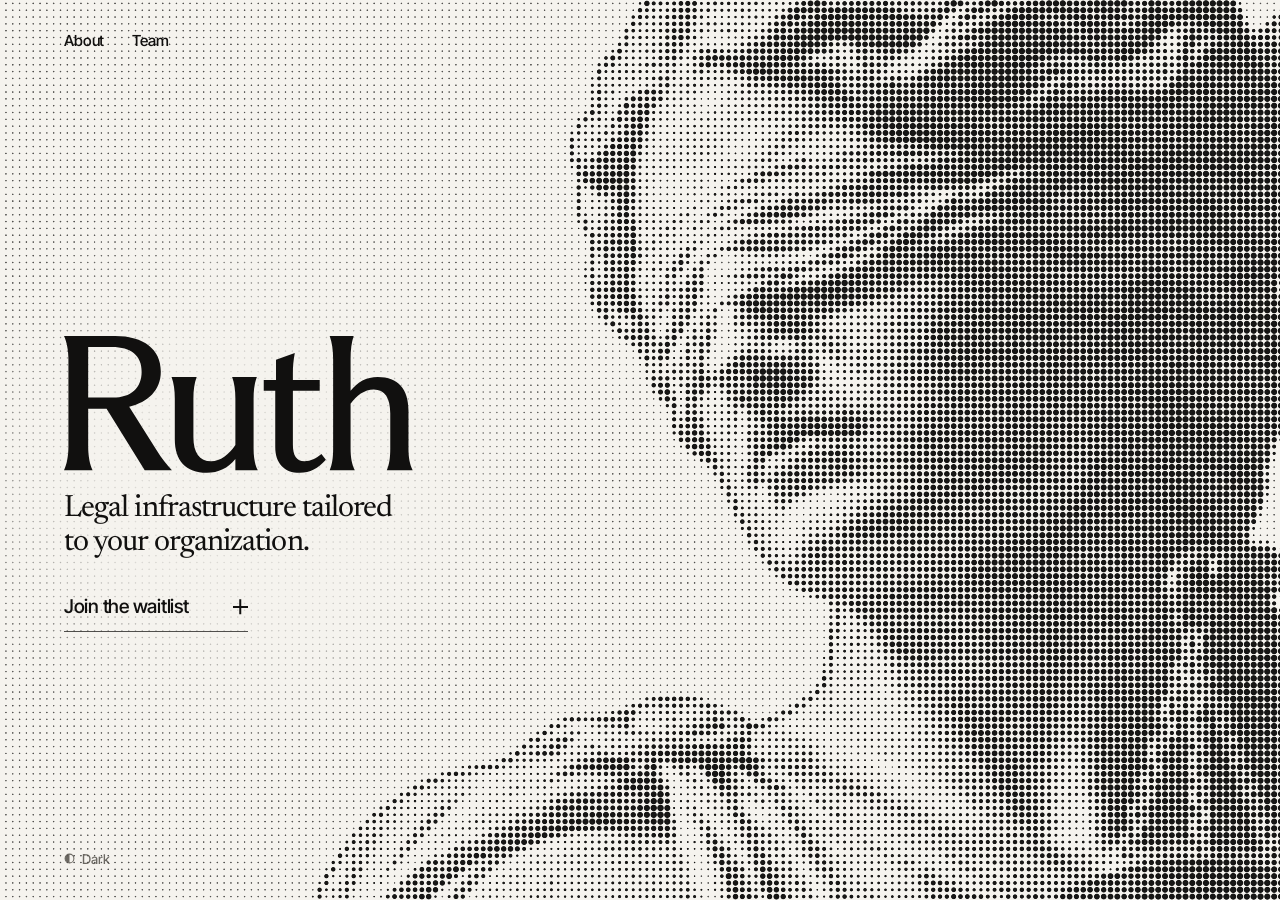
<file: index.html>
<!doctype html>
<html lang="en"><head>
<meta charset="utf-8">
<meta name="viewport" content="width=device-width,initial-scale=1,interactive-widget=resizes-content">
<meta name="color-scheme" content="light dark">
<meta name="theme-color" content="#f5f3ee" media="(prefers-color-scheme: light)">
<meta name="theme-color" content="#000000" media="(prefers-color-scheme: dark)">
<meta name="robots" content="noindex,nofollow">
<meta name="description" content="Legal infrastructure tailored to your organization.">
<link rel="canonical" href="https://ruth.codes/">
<meta property="og:type" content="website">
<meta property="og:site_name" content="Ruth">
<meta property="og:title" content="Ruth · Legal infrastructure">
<meta property="og:description" content="Legal infrastructure tailored to your organization.">
<meta property="og:url" content="https://ruth.codes/">
<meta property="og:image" content="https://ruth.codes/assets/og-ruth.jpg?v=2026-pos1">
<meta property="og:image:width" content="1200">
<meta property="og:image:height" content="630">
<meta name="twitter:card" content="summary_large_image">
<meta name="twitter:title" content="Ruth · Legal infrastructure">
<meta name="twitter:description" content="Legal infrastructure tailored to your organization.">
<meta name="twitter:image" content="https://ruth.codes/assets/og-ruth.jpg?v=2026-pos1">
<title>Ruth · Legal infrastructure</title>
<link rel="icon" href="data:image/svg+xml,%3Csvg xmlns='http://www.w3.org/2000/svg' viewBox='-75 -50 760 800'%3E%3Crect x='-75' y='-50' width='760' height='800' rx='60' fill='%23101010'/%3E%3Cpath fill='%23f2f0eb' fill-rule='evenodd' d='M0 0H267C417 0 505 70 505 185C505 283 439 344 340 369L484 598C508 636 535 673 563 700H421L222 379H126V576C126 627 135 671 149 700H0C14 671 23 627 23 576V124C23 74 14 30 0 0ZM126 58V321H255C350 321 405 272 405 185C405 103 350 58 250 58Z'/%3E%3C/svg%3E">
<link rel="apple-touch-icon" href="/apple-touch-icon.png">
<link rel="preload" as="image" href="/assets/video/gentle-lift-poster.webp?v=8dc1fe6f9c" crossorigin="anonymous" fetchpriority="high">
<link rel="preload" as="font" type="font/woff2" href="/assets/Newsreader-Latin.woff2" crossorigin>
<link rel="preload" as="font" type="font/woff2" href="/assets/InterTight-Latin.woff2" crossorigin>
<link rel="preload" as="fetch" href="/assets/justitia-day-grid.rht?v=2026-ht4" crossorigin="anonymous" media="(prefers-color-scheme: light)">
<link rel="modulepreload" href="/living-video.js?v=2026-htbg1">
<script>(()=>{try{const t=localStorage.getItem('ruth-theme');if(t==='day'||t==='night')document.documentElement.dataset.ruthTheme=t;}catch{}})();</script>
<link rel="stylesheet" href="/ruth-base.css?v=2026-inv1">
<link rel="stylesheet" href="/study-16.css?v=2026-theme1">
<link rel="stylesheet" href="/ruth-theme.css?v=2026-theme1">
<link rel="stylesheet" href="/ruth-desktop.css?v=2026-theme1">
<script type="module" src="/waitlist.js?v=2026-inv1"></script>
<script type="module" src="/study-16-ascii.js?v=2026-nocursor1"></script>
</head><body data-video-webm="/assets/video/gentle-lift.webm" data-video-src="/assets/video/gentle-lift.mp4?v=b24bbf5018" data-video-poster="/assets/video/gentle-lift-poster.webp?v=8dc1fe6f9c" data-video-loop="false" data-design="16" data-study="16" data-video-renderer="ascii" data-effect="ascii-wave" data-animate="true" data-ascii-transition="photo-to-code" data-ascii-cell="5.5" data-ascii-cell-mobile="4.1">
<a class="skip" href="#signup-cta">Skip to waitlist</a>
<div class="top-scrim" aria-hidden="true"></div>
<header class="masthead">
  <nav class="site-nav" aria-label="Site">
    <a href="/about/">About</a>
    <a href="/team/">Team</a>
  </nav>
</header>
<div class="art" aria-hidden="true"><picture><img fetchpriority="high" decoding="async" crossorigin="anonymous" class="photo" src="/assets/video/gentle-lift-poster.webp?v=8dc1fe6f9c" alt="" width="1916" height="1080"></picture><div id="shader"></div><div class="veil"></div></div>
<div class="page">
<main class="hero-lockup">
<a class="ruth-home" href="/" aria-label="Ruth"><svg xmlns="http://www.w3.org/2000/svg" viewBox="0 0 1831 714" aria-hidden="true" focusable="false">
<g fill="currentColor">
<path id="ruth-r" transform="translate(0 0)" fill-rule="evenodd" d="M0 0H267C417 0 505 70 505 185C505 283 439 344 340 369L484 598C508 636 535 673 563 700H421L222 379H126V576C126 627 135 671 149 700H0C14 671 23 627 23 576V124C23 74 14 30 0 0ZM126 58V321H255C350 321 405 272 405 185C405 103 350 58 250 58Z"/>
<path id="ruth-u" transform="translate(561 0)" d="M0 214H131C119 246 114 282 114 327V527C114 609 145 654 207 654C254 654 300 619 333 569V327C333 282 328 246 316 214H445C433 246 428 282 428 327V587C428 635 435 672 450 700H333V642C294 690 245 714 184 714C73 714 17 649 17 540V327C17 282 12 246 0 214Z"/>
<path id="ruth-t" transform="translate(1042 0)" d="M0 230H64V124L162 89C155 127 152 159 152 195V230H292V286H152V566C152 624 171 653 212 653C246 653 273 640 301 616L324 646C283 692 242 714 188 714C107 714 60 664 60 579V286H0Z"/>
<path id="ruth-h" transform="translate(1386 0)" d="M0 0H125C114 33 109 72 109 121V286C146 240 191 214 251 214C358 214 411 279 411 388V587C411 635 418 672 433 700H298C311 672 316 635 316 587V404C316 322 287 279 230 279C182 279 138 311 109 354V587C109 635 116 672 131 700H0C13 672 18 635 18 587V121C18 72 12 33 0 0Z"/>
</g>
</svg></a>
<div class="hero-details">
  <h1><span class="headline-lead">Legal infrastructure tailored</span> <span class="headline-end">to <span class="keep headline-legal">your organization.</span></span></h1>
<div class="waitlist">
  <button type="button" class="join waitlist-close" id="signup-cta" aria-expanded="false" aria-controls="waitlist-panel">
    <span class="join-label">Join the waitlist</span><span class="join-mark" aria-hidden="true"></span>
  </button>
  <section class="waitlist-panel" id="waitlist-panel" aria-labelledby="waitlist-title" inert aria-hidden="true">
    <div class="waitlist-sheet">
      <p class="waitlist-kicker" aria-hidden="true">Early access</p>
      <h2 id="waitlist-title">Join the waitlist</h2>
      <form id="waitlist-form" method="post" action="https://ruth-waitlist-api.waitlist-api.workers.dev/waitlist" novalidate>
        <div class="waitlist-field">
          <label for="waitlist-email">Email address</label>
          <div class="waitlist-entry">
            <input id="waitlist-email" type="email" placeholder="you@example.com" autocomplete="email" autocapitalize="none" spellcheck="false" inputmode="email" enterkeyhint="go" required maxlength="254" aria-describedby="waitlist-email-error waitlist-agreement">
            <button class="waitlist-submit paper-action" type="submit" aria-describedby="waitlist-agreement" aria-keyshortcuts="Meta+Enter Control+Enter"><span class="action-text">Join</span><svg class="action-arrow" viewBox="0 0 18 12" aria-hidden="true" focusable="false"><path d="M1 6h15M11 1l5 5-5 5"/></svg></button>
          </div>
          <p id="waitlist-email-error" class="field-error" role="alert" hidden></p>
        </div>
        <p id="waitlist-agreement">By joining, you agree to receive Ruth launch updates by email.</p>
        <p id="waitlist-privacy"><a href="/privacy/">Privacy notice</a></p>
        <p id="waitlist-request-error" class="field-error" role="alert" hidden></p>
      </form>
      <div class="waitlist-result" hidden>
        <p id="waitlist-status" role="status" aria-live="polite"></p>
        <button type="button" class="waitlist-done paper-action" aria-describedby="waitlist-title waitlist-status">Done<svg class="action-arrow" viewBox="0 0 18 12" aria-hidden="true" focusable="false"><path d="M1 6h15M11 1l5 5-5 5"/></svg></button>
      </div>
    </div>
  </section>
</div>
</div>
</main>
</div>
<noscript><p class="nojs">JavaScript is required to submit the waitlist form. Read <a href="/about/">About</a>, <a href="/team/">Team</a>, or <a href="/privacy/">Privacy</a>.</p></noscript>
</body></html>
</file>
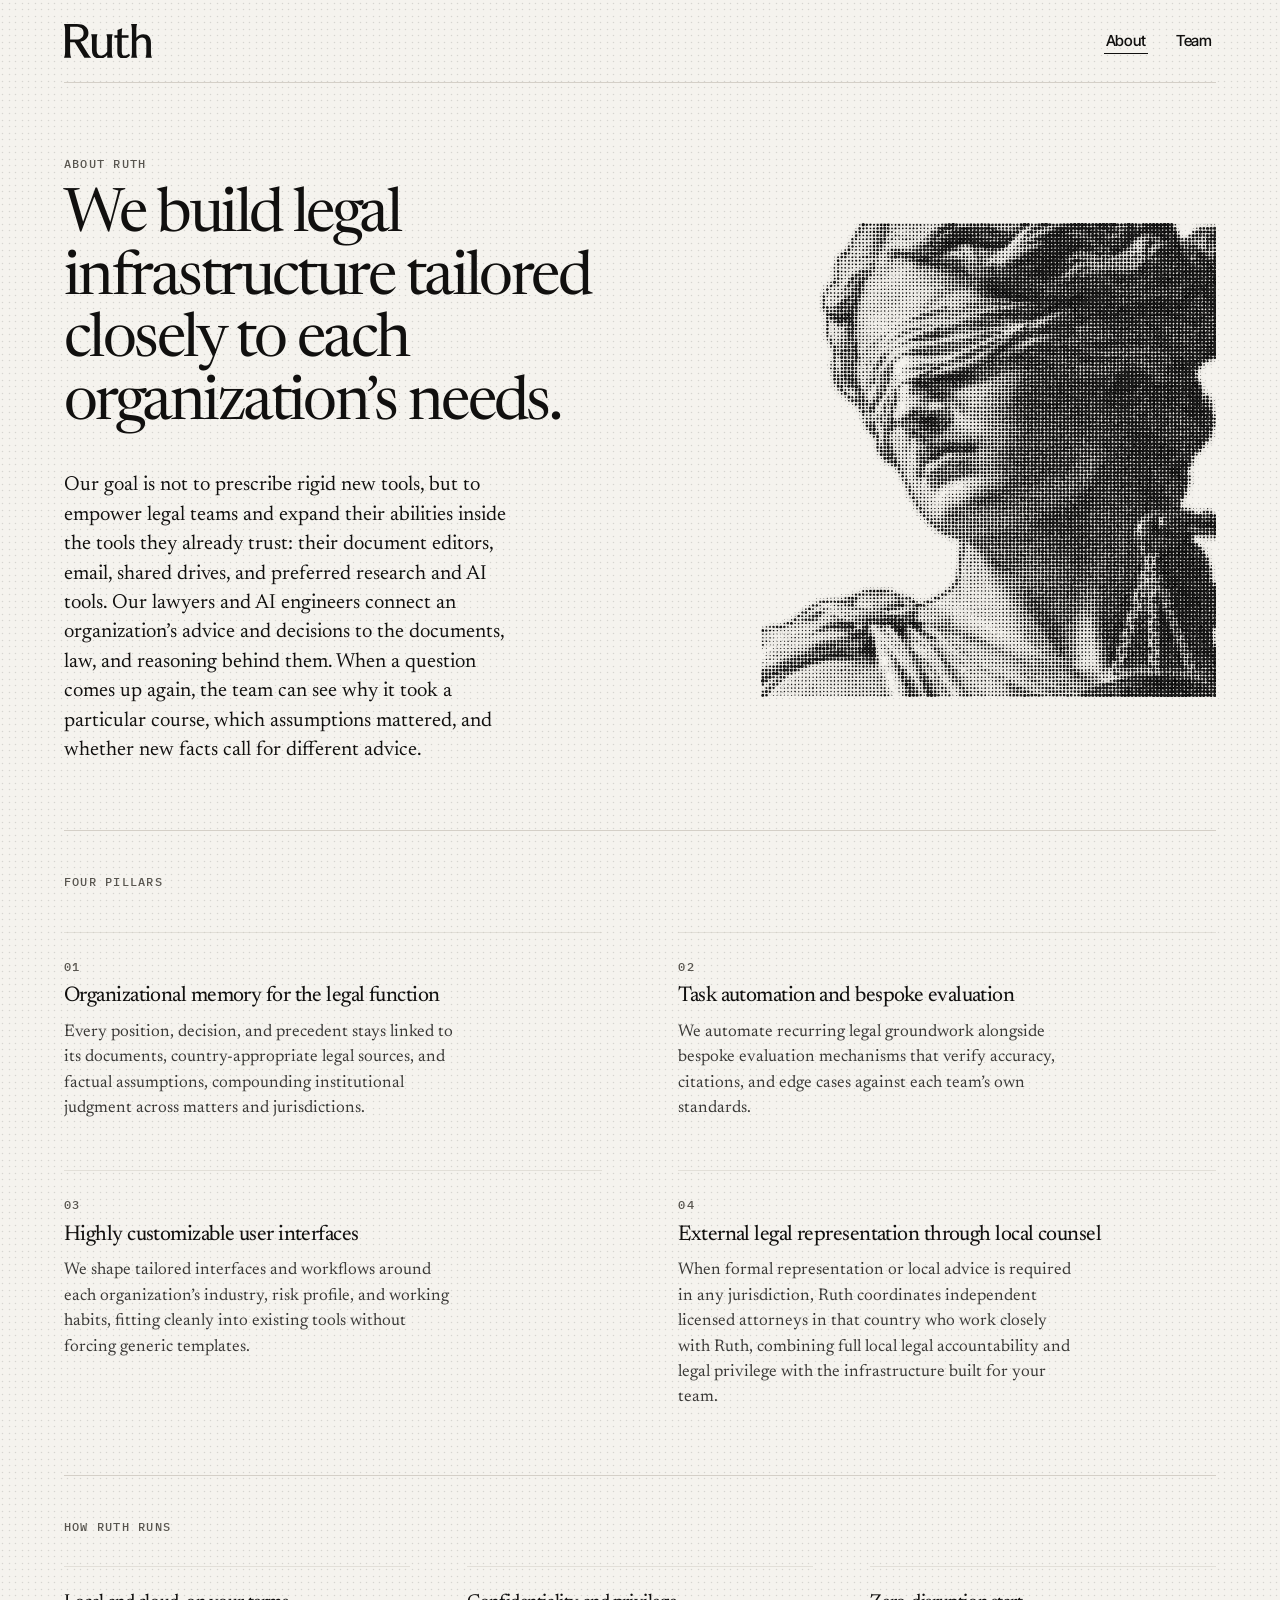
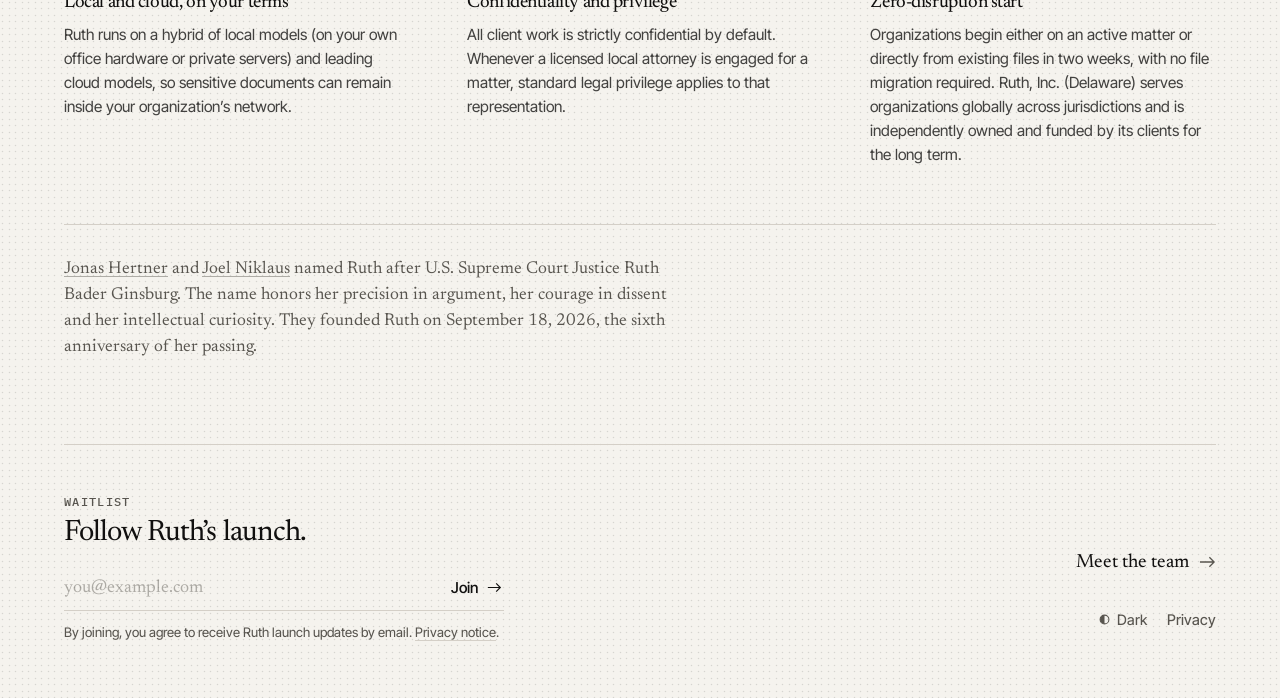
<file: about/index.html>
<!doctype html>
<html lang="en">
<head>
  <meta charset="utf-8">
  <meta name="viewport" content="width=device-width, initial-scale=1">
  <meta name="color-scheme" content="light dark">
  <meta name="theme-color" content="#f5f3ee" media="(prefers-color-scheme: light)">
  <meta name="theme-color" content="#0a0a0a" media="(prefers-color-scheme: dark)">
  <meta name="robots" content="noindex,nofollow">
  <meta name="description" content="We build legal infrastructure tailored closely to each organization’s needs, empowering legal teams across jurisdictions.">
  <link rel="canonical" href="https://ruth.codes/about/">
  <meta property="og:type" content="website">
  <meta property="og:site_name" content="Ruth">
  <meta property="og:title" content="About · Ruth">
  <meta property="og:description" content="We build legal infrastructure tailored closely to each organization’s needs, empowering legal teams across jurisdictions.">
  <meta property="og:url" content="https://ruth.codes/about/">
  <meta property="og:image" content="https://ruth.codes/assets/og-ruth.jpg?v=2026-pos1">
  <meta property="og:image:width" content="1200">
  <meta property="og:image:height" content="630">
  <meta name="twitter:card" content="summary_large_image">
  <meta name="twitter:title" content="About · Ruth">
  <meta name="twitter:description" content="We build legal infrastructure tailored closely to each organization’s needs, empowering legal teams across jurisdictions.">
  <meta name="twitter:image" content="https://ruth.codes/assets/og-ruth.jpg?v=2026-pos1">
  <title>About · Ruth</title>
  <link rel="icon" href="data:image/svg+xml,%3Csvg xmlns='http://www.w3.org/2000/svg' viewBox='-75 -50 760 800'%3E%3Crect x='-75' y='-50' width='760' height='800' rx='60' fill='%23101010'/%3E%3Cpath fill='%23f2f0eb' fill-rule='evenodd' d='M0 0H267C417 0 505 70 505 185C505 283 439 344 340 369L484 598C508 636 535 673 563 700H421L222 379H126V576C126 627 135 671 149 700H0C14 671 23 627 23 576V124C23 74 14 30 0 0ZM126 58V321H255C350 321 405 272 405 185C405 103 350 58 250 58Z'/%3E%3C/svg%3E">
  <link rel="apple-touch-icon" href="/apple-touch-icon.png">
  <link rel="preload" as="font" type="font/woff2" href="/assets/Newsreader-Latin.woff2" crossorigin>
  <link rel="preload" as="font" type="font/woff2" href="/assets/InterTight-Latin.woff2" crossorigin>
  <script>(()=>{try{const t=localStorage.getItem('ruth-theme');if(t==='day'||t==='night')document.documentElement.dataset.ruthTheme=t;}catch{}})();</script>
  <link rel="stylesheet" href="/ruth-base.css?v=2026-inv1">
  <link rel="stylesheet" href="/site-pages.css?v=2026-theme1">
  <script type="module" src="/waitlist.js?v=2026-inv1"></script>
</head>
<body class="reading-page reading-edition">
<a class="skip" href="#main">Skip to content</a>
<header class="masthead">
  <a class="imprint" href="/" aria-label="Ruth"><svg xmlns="http://www.w3.org/2000/svg" viewBox="0 0 1831 714" aria-hidden="true" focusable="false"><g fill="currentColor"><path fill-rule="evenodd" d="M0 0H267C417 0 505 70 505 185C505 283 439 344 340 369L484 598C508 636 535 673 563 700H421L222 379H126V576C126 627 135 671 149 700H0C14 671 23 627 23 576V124C23 74 14 30 0 0ZM126 58V321H255C350 321 405 272 405 185C405 103 350 58 250 58Z"/><path transform="translate(561 0)" d="M0 214H131C119 246 114 282 114 327V527C114 609 145 654 207 654C254 654 300 619 333 569V327C333 282 328 246 316 214H445C433 246 428 282 428 327V587C428 635 435 672 450 700H333V642C294 690 245 714 184 714C73 714 17 649 17 540V327C17 282 12 246 0 214Z"/><path transform="translate(1042 0)" d="M0 230H64V124L162 89C155 127 152 159 152 195V230H292V286H152V566C152 624 171 653 212 653C246 653 273 640 301 616L324 646C283 692 242 714 188 714C107 714 60 664 60 579V286H0Z"/><path transform="translate(1386 0)" d="M0 0H125C114 33 109 72 109 121V286C146 240 191 214 251 214C358 214 411 279 411 388V587C411 635 418 672 433 700H298C311 672 316 635 316 587V404C316 322 287 279 230 279C182 279 138 311 109 354V587C109 635 116 672 131 700H0C13 672 18 635 18 587V121C18 72 12 33 0 0Z"/></g></svg></a>
  <nav class="site-nav" aria-label="Site">
    <a href="/about/" aria-current="page">About</a>
    <a href="/team/">Team</a>
  </nav>
</header>
<main id="main" class="about">
  <div class="about-opening">
    <div class="about-copy">
      <p class="folio">About Ruth</p>
      <h1 class="mission">We build legal infrastructure tailored closely to each organization’s needs.</h1>
      <p class="practice">Our goal is not to prescribe rigid new tools, but to empower legal teams and expand their abilities inside the tools they already trust: their document editors, email, shared drives, and preferred research and AI tools. Our lawyers and AI engineers connect an organization’s advice and decisions to the documents, law, and reasoning behind them. When a question comes up again, the team can see why it took a particular course, which assumptions mattered, and whether new facts call for different advice.</p>
    </div>
    <picture class="about-print">
      <source media="(prefers-color-scheme: dark)" srcset="/assets/about-justitia-night.webp">
      <source media="(prefers-color-scheme: light)" type="image/avif" srcset="/assets/about-justitia-day.avif?v=2026-ht2">
      <img src="/assets/about-justitia-day.webp?v=2026-ht2" width="840" height="874" alt="">
    </picture>
  </div>

  <section class="principles" aria-label="Four pillars">
    <p class="folio principles-kicker">Four pillars</p>
    <div class="principle">
      <span class="principle-num" aria-hidden="true">01</span>
      <h2>Organizational memory for the legal function</h2>
      <p>Every position, decision, and precedent stays linked to its documents, country-appropriate legal sources, and factual assumptions, compounding institutional judgment across matters and jurisdictions.</p>
    </div>
    <div class="principle">
      <span class="principle-num" aria-hidden="true">02</span>
      <h2>Task automation and bespoke evaluation</h2>
      <p>We automate recurring legal groundwork alongside bespoke evaluation mechanisms that verify accuracy, citations, and edge cases against each team’s own standards.</p>
    </div>
    <div class="principle">
      <span class="principle-num" aria-hidden="true">03</span>
      <h2>Highly customizable user interfaces</h2>
      <p>We shape tailored interfaces and workflows around each organization’s industry, risk profile, and working habits, fitting cleanly into existing tools without forcing generic templates.</p>
    </div>
    <div class="principle">
      <span class="principle-num" aria-hidden="true">04</span>
      <h2>External legal representation through local counsel</h2>
      <p>When formal representation or local advice is required in any jurisdiction, Ruth coordinates independent licensed attorneys in that country who work closely with Ruth, combining full local legal accountability and legal privilege with the infrastructure built for your team.</p>
    </div>
  </section>

  <section class="operations" aria-label="How Ruth runs">
    <p class="folio operations-kicker">How Ruth runs</p>
    <div class="op-item">
      <h2>Local and cloud, on your terms</h2>
      <p>Ruth runs on a hybrid of local models (on your own office hardware or private servers) and leading cloud models, so sensitive documents can remain inside your organization’s network.</p>
    </div>
    <div class="op-item">
      <h2>Confidentiality and privilege</h2>
      <p>All client work is strictly confidential by default. Whenever a licensed local attorney is engaged for a matter, standard legal privilege applies to that representation.</p>
    </div>
    <div class="op-item">
      <h2>Zero-disruption start</h2>
      <p>Organizations begin either on an active matter or directly from existing files in two weeks, with no file migration required. Ruth, Inc. (Delaware) serves organizations globally across jurisdictions and is independently owned and funded by its clients for the long term.</p>
    </div>
  </section>

  <div class="origin">
    <p><a href="/team/#jonas-hertner">Jonas Hertner</a> and <a href="/team/#joel-niklaus">Joel Niklaus</a> named Ruth after U.S. Supreme Court Justice Ruth Bader Ginsburg. The name honors her precision in argument, her courage in dissent and her intellectual curiosity. They founded Ruth on <time datetime="2026-09-18">September&nbsp;18,&nbsp;2026</time>, the sixth anniversary of her passing.</p>
  </div>
</main>
<footer class="site-colophon">
  <div class="colophon-waitlist" data-inline-waitlist>
    <p class="colophon-kicker">Waitlist</p>
    <h2>Follow Ruth’s launch.</h2>
    <form method="post" action="https://ruth-waitlist-api.waitlist-api.workers.dev/waitlist" novalidate>
      <label class="visually-hidden" for="about-waitlist-email">Email address</label>
      <div class="inline-waitlist-entry">
        <input id="about-waitlist-email" type="email" placeholder="you@example.com" autocomplete="email" autocapitalize="none" spellcheck="false" inputmode="email" required maxlength="254">
        <button class="inline-waitlist-submit" type="submit"><span class="action-text">Join</span><svg viewBox="0 0 18 12" aria-hidden="true" focusable="false"><path d="M1 6h15M11 1l5 5-5 5"/></svg></button>
      </div>
      <p class="inline-waitlist-error" role="alert" data-waitlist-error hidden></p>
      <p class="inline-waitlist-note">By joining, you agree to receive Ruth launch updates by email. <a href="/privacy/">Privacy notice</a>.</p>
    </form>
    <p class="inline-waitlist-status" role="status" aria-live="polite" data-waitlist-status hidden></p>
  </div>
  <div class="colophon-meta">
    <a class="colophon-next" href="/team/">Meet the team <svg viewBox="0 0 18 12" aria-hidden="true" focusable="false"><path d="M1 6h15M11 1l5 5-5 5"/></svg></a>
    <div class="colophon-links">
      <a href="/privacy/">Privacy</a>
    </div>
  </div>
</footer>
</body>
</html>
</file>
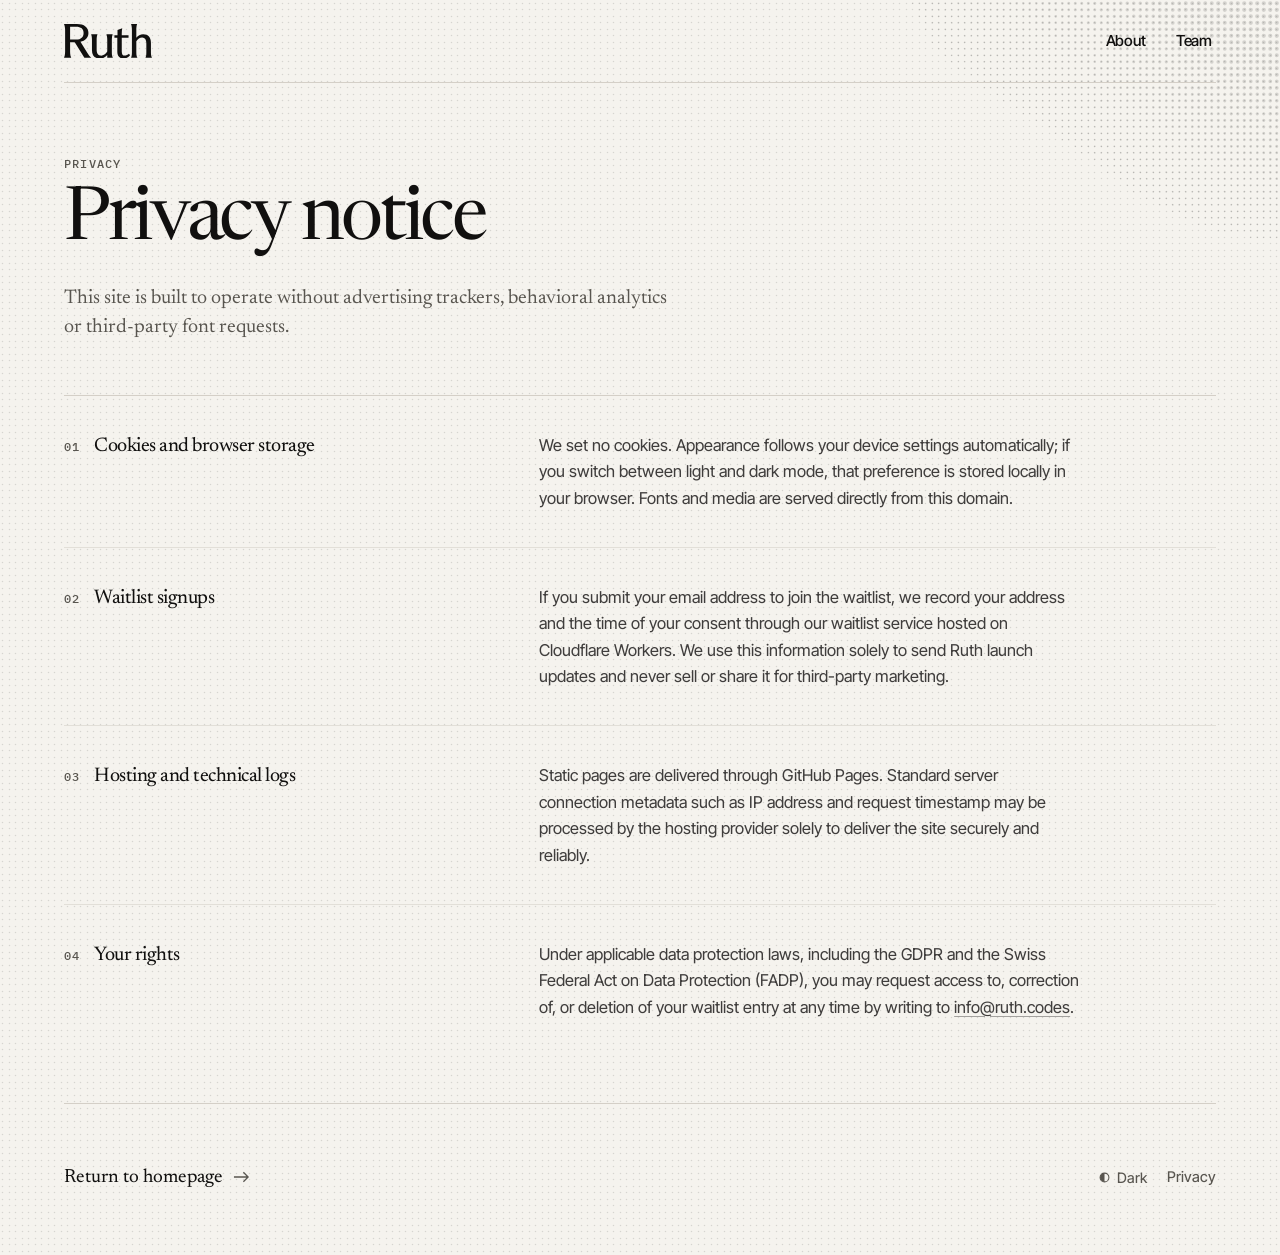
<file: privacy/index.html>
<!doctype html>
<html lang="en">
<head>
  <meta charset="utf-8">
  <meta name="viewport" content="width=device-width, initial-scale=1">
  <meta name="color-scheme" content="light dark">
  <meta name="theme-color" content="#f5f3ee" media="(prefers-color-scheme: light)">
  <meta name="theme-color" content="#0a0a0a" media="(prefers-color-scheme: dark)">
  <meta name="robots" content="noindex,nofollow">
  <meta name="description" content="How Ruth handles personal data on ruth.codes and its launch waitlist.">
  <link rel="canonical" href="https://ruth.codes/privacy/">
  <meta property="og:type" content="website">
  <meta property="og:site_name" content="Ruth">
  <meta property="og:title" content="Privacy · Ruth">
  <meta property="og:description" content="How Ruth handles personal data on ruth.codes and its launch waitlist.">
  <meta property="og:url" content="https://ruth.codes/privacy/">
  <meta property="og:image" content="https://ruth.codes/assets/og-ruth.jpg?v=2026-pos1">
  <meta property="og:image:width" content="1200">
  <meta property="og:image:height" content="630">
  <meta name="twitter:card" content="summary_large_image">
  <title>Privacy · Ruth</title>
  <link rel="icon" href="data:image/svg+xml,%3Csvg xmlns='http://www.w3.org/2000/svg' viewBox='-75 -50 760 800'%3E%3Crect x='-75' y='-50' width='760' height='800' rx='60' fill='%23101010'/%3E%3Cpath fill='%23f2f0eb' fill-rule='evenodd' d='M0 0H267C417 0 505 70 505 185C505 283 439 344 340 369L484 598C508 636 535 673 563 700H421L222 379H126V576C126 627 135 671 149 700H0C14 671 23 627 23 576V124C23 74 14 30 0 0ZM126 58V321H255C350 321 405 272 405 185C405 103 350 58 250 58Z'/%3E%3C/svg%3E">
  <link rel="apple-touch-icon" href="/apple-touch-icon.png">
  <link rel="preload" as="font" type="font/woff2" href="/assets/Newsreader-Latin.woff2" crossorigin>
  <link rel="preload" as="font" type="font/woff2" href="/assets/InterTight-Latin.woff2" crossorigin>
  <script>(()=>{try{const t=localStorage.getItem('ruth-theme');if(t==='day'||t==='night')document.documentElement.dataset.ruthTheme=t;}catch{}})();</script>
  <link rel="stylesheet" href="/ruth-base.css?v=2026-inv1">
  <link rel="stylesheet" href="/site-pages.css?v=2026-theme1">
  <script type="module" src="/site-menu.js?v=2026-inv1"></script>
</head>
<body class="reading-page reading-edition">
<a class="skip" href="#main">Skip to content</a>
<header class="masthead">
  <a class="imprint" href="/" aria-label="Ruth"><svg xmlns="http://www.w3.org/2000/svg" viewBox="0 0 1831 714" aria-hidden="true" focusable="false"><g fill="currentColor"><path fill-rule="evenodd" d="M0 0H267C417 0 505 70 505 185C505 283 439 344 340 369L484 598C508 636 535 673 563 700H421L222 379H126V576C126 627 135 671 149 700H0C14 671 23 627 23 576V124C23 74 14 30 0 0ZM126 58V321H255C350 321 405 272 405 185C405 103 350 58 250 58Z"/><path transform="translate(561 0)" d="M0 214H131C119 246 114 282 114 327V527C114 609 145 654 207 654C254 654 300 619 333 569V327C333 282 328 246 316 214H445C433 246 428 282 428 327V587C428 635 435 672 450 700H333V642C294 690 245 714 184 714C73 714 17 649 17 540V327C17 282 12 246 0 214Z"/><path transform="translate(1042 0)" d="M0 230H64V124L162 89C155 127 152 159 152 195V230H292V286H152V566C152 624 171 653 212 653C246 653 273 640 301 616L324 646C283 692 242 714 188 714C107 714 60 664 60 579V286H0Z"/><path transform="translate(1386 0)" d="M0 0H125C114 33 109 72 109 121V286C146 240 191 214 251 214C358 214 411 279 411 388V587C411 635 418 672 433 700H298C311 672 316 635 316 587V404C316 322 287 279 230 279C182 279 138 311 109 354V587C109 635 116 672 131 700H0C13 672 18 635 18 587V121C18 72 12 33 0 0Z"/></g></svg></a>
  <nav class="site-nav" aria-label="Site">
    <a href="/about/">About</a>
    <a href="/team/">Team</a>
  </nav>
</header>
<main id="main" class="prose-page">
  <p class="folio">Privacy</p>
  <h1>Privacy notice</h1>
  <p class="prose-lead">This site is built to operate without advertising trackers, behavioral analytics or third-party font requests.</p>
  <div class="prose-sections">
    <section class="prose-block">
      <h2><span class="prose-num" aria-hidden="true">01</span>Cookies and browser storage</h2>
      <p>We set no cookies. Appearance follows your device settings automatically; if you switch between light and dark mode, that preference is stored locally in your browser. Fonts and media are served directly from this domain.</p>
    </section>
    <section class="prose-block">
      <h2><span class="prose-num" aria-hidden="true">02</span>Waitlist signups</h2>
      <p>If you submit your email address to join the waitlist, we record your address and the time of your consent through our waitlist service hosted on Cloudflare Workers. We use this information solely to send Ruth launch updates and never sell or share it for third-party marketing.</p>
    </section>
    <section class="prose-block">
      <h2><span class="prose-num" aria-hidden="true">03</span>Hosting and technical logs</h2>
      <p>Static pages are delivered through GitHub Pages. Standard server connection metadata such as IP address and request timestamp may be processed by the hosting provider solely to deliver the site securely and reliably.</p>
    </section>
    <section class="prose-block">
      <h2><span class="prose-num" aria-hidden="true">04</span>Your rights</h2>
      <p>Under applicable data protection laws, including the GDPR and the Swiss Federal Act on Data Protection (FADP), you may request access to, correction of, or deletion of your waitlist entry at any time by writing to <a href="mailto:info@ruth.codes">info@ruth.codes</a>.</p>
    </section>
  </div>
</main>
<footer class="site-colophon colophon-compact">
  <div class="colophon-meta">
    <a class="colophon-next" href="/">Return to homepage <svg viewBox="0 0 18 12" aria-hidden="true" focusable="false"><path d="M1 6h15M11 1l5 5-5 5"/></svg></a>
    <div class="colophon-links">
      <a href="/privacy/" aria-current="page">Privacy</a>
    </div>
  </div>
</footer>
</body>
</html>
</file>
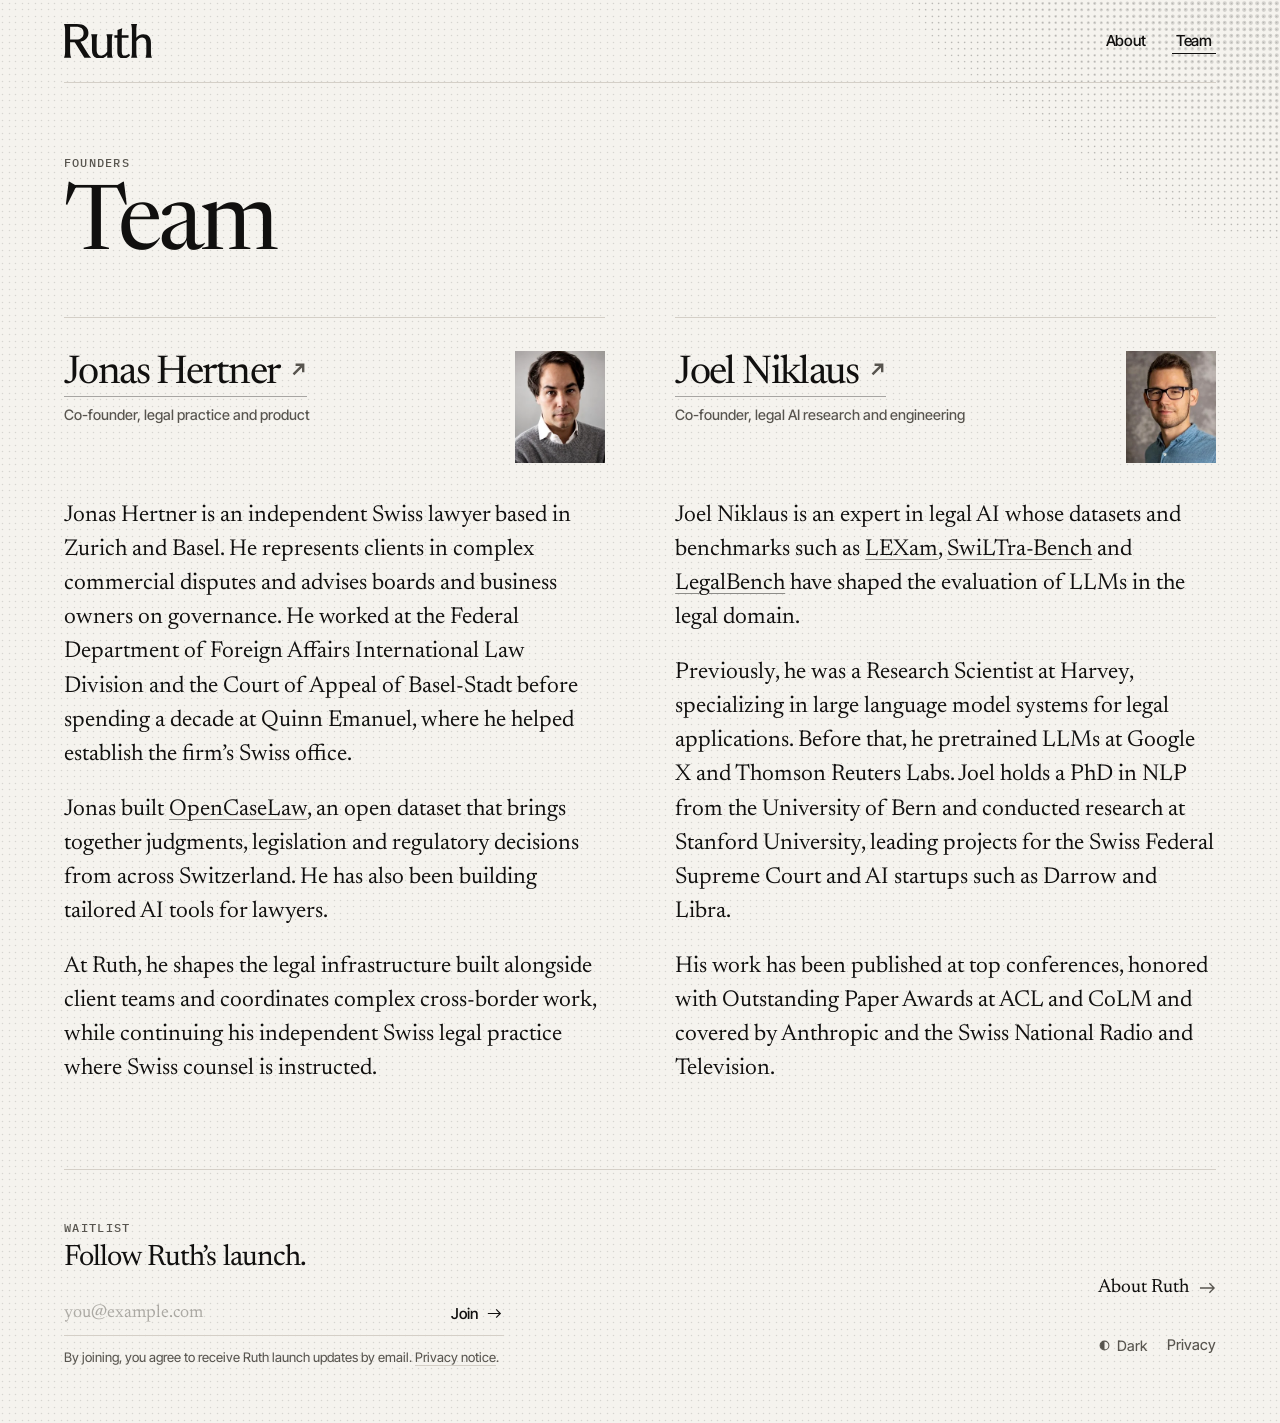
<file: team/index.html>
<!doctype html>
<html lang="en">
<head>
  <meta charset="utf-8">
  <meta name="viewport" content="width=device-width, initial-scale=1">
  <meta name="color-scheme" content="light dark">
  <meta name="theme-color" content="#f5f3ee" media="(prefers-color-scheme: light)">
  <meta name="theme-color" content="#0a0a0a" media="(prefers-color-scheme: dark)">
  <meta name="robots" content="noindex,nofollow">
  <meta name="description" content="Ruth was founded by Jonas Hertner and Joel Niklaus, combining commercial legal practice with legal AI research and engineering.">
  <link rel="canonical" href="https://ruth.codes/team/">
  <meta property="og:type" content="website">
  <meta property="og:site_name" content="Ruth">
  <meta property="og:title" content="Team · Ruth">
  <meta property="og:description" content="Founded by Jonas Hertner and Joel Niklaus.">
  <meta property="og:url" content="https://ruth.codes/team/">
  <meta property="og:image" content="https://ruth.codes/assets/og-ruth.jpg?v=2026-pos1">
  <meta property="og:image:width" content="1200">
  <meta property="og:image:height" content="630">
  <meta name="twitter:card" content="summary_large_image">
  <meta name="twitter:title" content="Team · Ruth">
  <meta name="twitter:description" content="Founded by Jonas Hertner and Joel Niklaus.">
  <meta name="twitter:image" content="https://ruth.codes/assets/og-ruth.jpg?v=2026-pos1">
  <title>Team · Ruth</title>
  <link rel="icon" href="data:image/svg+xml,%3Csvg xmlns='http://www.w3.org/2000/svg' viewBox='-75 -50 760 800'%3E%3Crect x='-75' y='-50' width='760' height='800' rx='60' fill='%23101010'/%3E%3Cpath fill='%23f2f0eb' fill-rule='evenodd' d='M0 0H267C417 0 505 70 505 185C505 283 439 344 340 369L484 598C508 636 535 673 563 700H421L222 379H126V576C126 627 135 671 149 700H0C14 671 23 627 23 576V124C23 74 14 30 0 0ZM126 58V321H255C350 321 405 272 405 185C405 103 350 58 250 58Z'/%3E%3C/svg%3E">
  <link rel="apple-touch-icon" href="/apple-touch-icon.png">
  <link rel="preload" as="font" type="font/woff2" href="/assets/Newsreader-Latin.woff2" crossorigin>
  <link rel="preload" as="font" type="font/woff2" href="/assets/InterTight-Latin.woff2" crossorigin>
  <script>(()=>{try{const t=localStorage.getItem('ruth-theme');if(t==='day'||t==='night')document.documentElement.dataset.ruthTheme=t;}catch{}})();</script>
  <link rel="stylesheet" href="/ruth-base.css?v=2026-inv1">
  <link rel="stylesheet" href="/site-pages.css?v=2026-theme1">
  <link rel="stylesheet" href="/team/profiles.css?v=2026-inv1">
  <script type="module" src="/waitlist.js?v=2026-inv1"></script>
</head>
<body class="reading-page reading-edition">
<a class="skip" href="#main">Skip to content</a>
<header class="masthead">
  <a class="imprint" href="/" aria-label="Ruth"><svg xmlns="http://www.w3.org/2000/svg" viewBox="0 0 1831 714" aria-hidden="true" focusable="false"><g fill="currentColor"><path fill-rule="evenodd" d="M0 0H267C417 0 505 70 505 185C505 283 439 344 340 369L484 598C508 636 535 673 563 700H421L222 379H126V576C126 627 135 671 149 700H0C14 671 23 627 23 576V124C23 74 14 30 0 0ZM126 58V321H255C350 321 405 272 405 185C405 103 350 58 250 58Z"/><path transform="translate(561 0)" d="M0 214H131C119 246 114 282 114 327V527C114 609 145 654 207 654C254 654 300 619 333 569V327C333 282 328 246 316 214H445C433 246 428 282 428 327V587C428 635 435 672 450 700H333V642C294 690 245 714 184 714C73 714 17 649 17 540V327C17 282 12 246 0 214Z"/><path transform="translate(1042 0)" d="M0 230H64V124L162 89C155 127 152 159 152 195V230H292V286H152V566C152 624 171 653 212 653C246 653 273 640 301 616L324 646C283 692 242 714 188 714C107 714 60 664 60 579V286H0Z"/><path transform="translate(1386 0)" d="M0 0H125C114 33 109 72 109 121V286C146 240 191 214 251 214C358 214 411 279 411 388V587C411 635 418 672 433 700H298C311 672 316 635 316 587V404C316 322 287 279 230 279C182 279 138 311 109 354V587C109 635 116 672 131 700H0C13 672 18 635 18 587V121C18 72 12 33 0 0Z"/></g></svg></a>
  <nav class="site-nav" aria-label="Site">
    <a href="/about/">About</a>
    <a href="/team/" aria-current="page">Team</a>
  </nav>
</header>
<main id="main" class="team">
  <p class="team-kicker">Founders</p>
  <h1>Team</h1>
  <nav class="founder-index" aria-label="Jump to a founder">
    <a href="#jonas-hertner">Jonas Hertner <svg viewBox="0 0 12 12" aria-hidden="true" focusable="false"><path d="M6 1v9M2 6.5L6 10.5l4-4"/></svg></a>
    <a href="#joel-niklaus">Joel Niklaus <svg viewBox="0 0 12 12" aria-hidden="true" focusable="false"><path d="M6 1v9M2 6.5L6 10.5l4-4"/></svg></a>
  </nav>
  <div class="founders">
    <section class="founder" id="jonas-hertner" aria-labelledby="jonas-name" tabindex="-1">
      <header>
        <div>
          <h2 id="jonas-name"><a href="https://jonashertner.com/">Jonas Hertner<svg class="founder-ext-arrow" viewBox="0 0 12 12" aria-hidden="true" focusable="false"><path d="M2.5 9.5l7-7M4 2.5h5.5V8"/></svg></a></h2>
          <p class="role">Co-founder, legal practice and product</p>
        </div>
        <figure class="founder-plate"><img src="/team/jonas.webp" width="288" height="288" alt="Jonas Hertner"></figure>
      </header>
      <div class="bio">
        <p>Jonas Hertner is an independent Swiss lawyer based in Zurich and Basel. He represents clients in complex commercial disputes and advises boards and business owners on governance. He worked at the Federal Department of Foreign Affairs International Law Division and the Court of Appeal of Basel-Stadt before spending a decade at Quinn Emanuel, where he helped establish the firm’s Swiss office.</p>
        <p>Jonas built <a href="https://opencaselaw.ch/">OpenCaseLaw</a>, an open dataset that brings together judgments, legislation and regulatory decisions from across Switzerland. He has also been building tailored AI tools for lawyers.</p>
        <p>At Ruth, he shapes the legal infrastructure built alongside client teams and coordinates complex cross-border work, while continuing his independent Swiss legal practice where Swiss counsel is instructed.</p>
      </div>
    </section>
    <section class="founder" id="joel-niklaus" aria-labelledby="joel-name" tabindex="-1">
      <header>
        <div>
          <h2 id="joel-name"><a href="https://niklaus.ai/">Joel Niklaus<svg class="founder-ext-arrow" viewBox="0 0 12 12" aria-hidden="true" focusable="false"><path d="M2.5 9.5l7-7M4 2.5h5.5V8"/></svg></a></h2>
          <p class="role">Co-founder, legal AI research and engineering</p>
        </div>
        <figure class="founder-plate"><img src="/team/joel.webp" width="288" height="288" alt="Joel Niklaus"></figure>
      </header>
      <div class="bio">
        <p>Joel Niklaus is an expert in legal AI whose datasets and benchmarks such as <a href="https://arxiv.org/abs/2505.12864">LEXam</a>, <a href="https://arxiv.org/abs/2503.01372">SwiLTra-Bench</a> and <a href="https://arxiv.org/abs/2308.11462">LegalBench</a> have shaped the evaluation of LLMs in the legal domain.</p>
        <p>Previously, he was a Research Scientist at Harvey, specializing in large language model systems for legal applications. Before that, he pretrained LLMs at Google X and Thomson Reuters Labs. Joel holds a PhD in NLP from the University of Bern and conducted research at Stanford University, leading projects for the Swiss Federal Supreme Court and AI startups such as Darrow and Libra.</p>
        <p>His work has been published at top conferences, honored with Outstanding Paper Awards at ACL and CoLM and covered by Anthropic and the Swiss National Radio and Television.</p>
      </div>
    </section>
  </div>
</main>
<footer class="site-colophon">
  <div class="colophon-waitlist" data-inline-waitlist>
    <p class="colophon-kicker">Waitlist</p>
    <h2>Follow Ruth’s launch.</h2>
    <form method="post" action="https://ruth-waitlist-api.waitlist-api.workers.dev/waitlist" novalidate>
      <label class="visually-hidden" for="team-waitlist-email">Email address</label>
      <div class="inline-waitlist-entry">
        <input id="team-waitlist-email" type="email" placeholder="you@example.com" autocomplete="email" autocapitalize="none" spellcheck="false" inputmode="email" required maxlength="254">
        <button class="inline-waitlist-submit" type="submit"><span class="action-text">Join</span><svg viewBox="0 0 18 12" aria-hidden="true" focusable="false"><path d="M1 6h15M11 1l5 5-5 5"/></svg></button>
      </div>
      <p class="inline-waitlist-error" role="alert" data-waitlist-error hidden></p>
      <p class="inline-waitlist-note">By joining, you agree to receive Ruth launch updates by email. <a href="/privacy/">Privacy notice</a>.</p>
    </form>
    <p class="inline-waitlist-status" role="status" aria-live="polite" data-waitlist-status hidden></p>
  </div>
  <div class="colophon-meta">
    <a class="colophon-next" href="/about/">About Ruth <svg viewBox="0 0 18 12" aria-hidden="true" focusable="false"><path d="M1 6h15M11 1l5 5-5 5"/></svg></a>
    <div class="colophon-links">
      <a href="/privacy/">Privacy</a>
    </div>
  </div>
</footer>
</body>
</html>
</file>
<file: ruth-base.css>
@font-face {
  font-family: Newsreader;
  src: url('/assets/Newsreader-Latin.woff2') format('woff2');
  font-weight: 200 800;
  font-display: swap;
}
@font-face {
  font-family: InterTight;
  src: url('/assets/InterTight-Latin.woff2') format('woff2');
  font-weight: 100 900;
  font-display: swap;
}
@font-face {
  font-family: "IBM Plex Mono";
  src: url('/assets/IBMPlexMono-Medium.woff2') format('woff2');
  font-weight: 500;
  font-display: swap;
}

:root {
  color-scheme: dark;
  --ink-rgb: 242 240 235;
  --ground-rgb: 10 10 10;
  --muted-rgb: 184 178 168;
  --ink: rgb(var(--ink-rgb));
  --ground: #0a0a0a;
  --quiet: rgb(var(--muted-rgb));
  --muted: var(--quiet);
  --line: #34312d;
  --accent: #f2f0eb;
  --halftone-screen: none;
  --halftone-wash: none;
  /* Night edition waitlist card: smoked obsidian gallery glass with ivory hairline. */
  --sheet-bg: rgb(15 15 15 / .88);
  --sheet-ink: #f2f0eb;
  --sheet-muted: #a6a096;
  --sheet-rule: rgb(242 240 235 / .24);
  --sheet-accent: #f2f0eb;
  --sheet-border: rgb(242 240 235 / .18);
  --sheet-highlight: inset 0 1px 0 rgb(255 255 255 / .07);
  --sheet-shadow: 0 2px 6px rgb(0 0 0 / .32), 0 28px 72px rgb(0 0 0 / .72);
  --medallion-bg: rgb(18 18 18 / .92);
  --medallion-bg-hover: rgb(24 24 24 / .98);
  --medallion-border: rgb(242 240 235 / .22);
  --medallion-border-hover: rgb(242 240 235 / .46);
  --medallion-shadow: 0 4px 18px rgb(0 0 0 / .44);
  --medallion-inv-bg: #f2f0eb;
  --medallion-inv-bg-hover: #ffffff;
  --medallion-inv-ink: #0a0a0a;
  --medallion-inv-border: rgb(242 240 235 / .92);
  --medallion-inv-shadow: 0 4px 20px rgb(0 0 0 / .48);
  --home-medallion-bg: rgb(14 14 14 / .78);
  --home-medallion-bg-hover: rgb(18 18 18 / .88);
  --home-medallion-border: rgb(242 240 235 / .24);
  --home-medallion-border-hover: rgb(242 240 235 / .44);
  --home-medallion-shadow: 0 4px 20px rgb(0 0 0 / .52);

  --serif: Newsreader, Georgia, serif;
  --sans: InterTight, system-ui, -apple-system, sans-serif;
  --mono: "IBM Plex Mono", ui-monospace, SFMono-Regular, Menlo, Consolas, monospace;
  --ease: cubic-bezier(.22, .75, .18, 1);

  --reading-gutter: clamp(1.25rem, 5vw, 5.5rem);
  --reading-width: 78rem;
  --rail-left: max(var(--reading-gutter), calc((100vw - var(--reading-width)) / 2), env(safe-area-inset-left));
  --rail-right: max(var(--reading-gutter), calc((100vw - var(--reading-width)) / 2), env(safe-area-inset-right));
  --masthead-padding: clamp(.75rem, 1.5vw, 1.35rem);
}

:root[data-ruth-theme="day"] {
  color-scheme: light;
  --ink-rgb: 17 16 15;
  --ground-rgb: 245 243 238;
  --muted-rgb: 88 85 79;
  --ink: rgb(var(--ink-rgb));
  --ground: #f5f3ee;
  --quiet: rgb(var(--muted-rgb));
  --muted: var(--quiet);
  --line: #d4cfc7;
  --accent: #11100f;
  /* Crisp 6.5px 0-degree orthogonal Swiss halftone screen & graded architectural wash. */
  --halftone-screen: url("data:image/svg+xml,%3Csvg xmlns='http://www.w3.org/2000/svg' width='6.5' height='6.5' viewBox='0 0 6.5 6.5'%3E%3Ccircle cx='3.25' cy='3.25' r='.7' fill='%2311100f' fill-opacity='.135'/%3E%3C/svg%3E");
  --halftone-wash: url('/assets/halftone-wash.svg?v=2026-htbg1');
  /* Day edition waitlist card: crisp dot-free archival ivory stationery card over halftone print. */
  --sheet-bg: rgb(252 251 248 / .97);
  --sheet-ink: #11100f;
  --sheet-muted: #5f5b55;
  --sheet-rule: rgb(17 16 15 / .24);
  --sheet-accent: #11100f;
  --sheet-border: rgb(17 16 15 / .15);
  --sheet-highlight: inset 0 1px 0 rgb(255 255 255 / .9);
  --sheet-shadow: 0 1px 2px rgb(17 16 15 / .05), 0 18px 46px rgb(17 16 15 / .10), 0 36px 84px rgb(17 16 15 / .07);
  --medallion-bg: #f7f5f0;
  --medallion-bg-hover: #fbfaf7;
  --medallion-border: rgb(17 16 15 / .17);
  --medallion-border-hover: rgb(17 16 15 / .36);
  --medallion-shadow: 0 2px 12px rgb(17 16 15 / .08);
  --medallion-inv-bg: #11100f;
  --medallion-inv-bg-hover: #211f1d;
  --medallion-inv-ink: #f5f3ee;
  --medallion-inv-border: rgb(17 16 15 / .94);
  --medallion-inv-shadow: 0 3px 14px rgb(17 16 15 / .18);
  --home-medallion-bg: rgb(247 245 240 / .95);
  --home-medallion-bg-hover: rgb(251 250 247 / .99);
  --home-medallion-border: rgb(17 16 15 / .17);
  --home-medallion-border-hover: rgb(17 16 15 / .34);
  --home-medallion-shadow: 0 2px 14px rgb(17 16 15 / .10);
}

@media (prefers-color-scheme: light) {
  :root:not([data-ruth-theme="night"]) {
    color-scheme: light;
    --ink-rgb: 17 16 15;
    --ground-rgb: 245 243 238;
    --muted-rgb: 88 85 79;
    --ink: rgb(var(--ink-rgb));
    --ground: #f5f3ee;
    --quiet: rgb(var(--muted-rgb));
    --muted: var(--quiet);
    --line: #d4cfc7;
    --accent: #11100f;
    --halftone-screen: url("data:image/svg+xml,%3Csvg xmlns='http://www.w3.org/2000/svg' width='6.5' height='6.5' viewBox='0 0 6.5 6.5'%3E%3Ccircle cx='3.25' cy='3.25' r='.7' fill='%2311100f' fill-opacity='.135'/%3E%3C/svg%3E");
    --halftone-wash: url('/assets/halftone-wash.svg?v=2026-htbg1');
    --sheet-bg: rgb(252 251 248 / .97);
    --sheet-ink: #11100f;
    --sheet-muted: #5f5b55;
    --sheet-rule: rgb(17 16 15 / .24);
    --sheet-accent: #11100f;
    --sheet-border: rgb(17 16 15 / .15);
    --sheet-highlight: inset 0 1px 0 rgb(255 255 255 / .9);
    --sheet-shadow: 0 1px 2px rgb(17 16 15 / .05), 0 18px 46px rgb(17 16 15 / .10), 0 36px 84px rgb(17 16 15 / .07);
    --medallion-bg: #f7f5f0;
    --medallion-bg-hover: #fbfaf7;
    --medallion-border: rgb(17 16 15 / .17);
    --medallion-border-hover: rgb(17 16 15 / .36);
    --medallion-shadow: 0 2px 12px rgb(17 16 15 / .08);
    --medallion-inv-bg: #11100f;
    --medallion-inv-bg-hover: #211f1d;
    --medallion-inv-ink: #f5f3ee;
    --medallion-inv-border: rgb(17 16 15 / .94);
    --medallion-inv-shadow: 0 3px 14px rgb(17 16 15 / .18);
    --home-medallion-bg: rgb(247 245 240 / .95);
    --home-medallion-bg-hover: rgb(251 250 247 / .99);
    --home-medallion-border: rgb(17 16 15 / .17);
    --home-medallion-border-hover: rgb(17 16 15 / .34);
    --home-medallion-shadow: 0 2px 14px rgb(17 16 15 / .10);
  }
}

@view-transition {
  navigation: auto;
}

@media (prefers-reduced-motion: no-preference) {
  html {
    scroll-behavior: smooth;
  }
  ::view-transition-old(root),
  ::view-transition-new(root) {
    animation-duration: .24s;
    animation-timing-function: var(--ease);
  }
}

@media (prefers-reduced-motion: reduce) {
  ::view-transition-group(*),
  ::view-transition-old(*),
  ::view-transition-new(*) {
    animation: none !important;
  }
}

* { box-sizing: border-box; }

::selection {
  background: color-mix(in srgb, var(--ink) 16%, transparent);
  color: var(--ink);
}

a { color: inherit; }
button, input { font: inherit; color: inherit; -webkit-tap-highlight-color: transparent; }
button { cursor: pointer; }
button, input { border-radius: 0; }
[hidden] { display: none !important; }

a:focus-visible,
button:focus-visible,
input:focus-visible,
[tabindex="-1"]:focus-visible {
  outline: 2px solid var(--accent);
  outline-offset: 4px;
}

.skip {
  position: fixed;
  z-index: 30;
  left: var(--rail-left);
  top: 12px;
  width: 1px;
  height: 1px;
  padding: 0;
  overflow: hidden;
  clip-path: inset(50%);
  white-space: nowrap;
  background: var(--ink);
  color: var(--ground);
  font: 520 15px/1.2 var(--sans);
  text-decoration: none;
}
.skip:focus {
  width: auto;
  height: auto;
  padding: 12px 18px;
  overflow: visible;
  clip-path: none;
}

/* Shared navigation */
.site-nav {
  display: flex;
  gap: clamp(.9rem, 1.9vw, 1.65rem);
  align-items: center;
  view-transition-name: ruth-nav;
}

.masthead .site-nav a {
  position: relative;
  display: inline-flex;
  align-items: center;
  justify-content: center;
  min-inline-size: 44px;
  min-block-size: 44px;
  box-sizing: border-box;
  color: inherit;
  font: 510 .95rem/1.2 var(--sans);
  letter-spacing: -.01em;
  text-decoration: none;
  background: transparent;
  border: 0;
  padding: 0;
  transition: color .18s ease, opacity .18s ease;
}

.masthead .site-nav a::after {
  content: "";
  position: absolute;
  left: 0;
  right: 0;
  bottom: 9px;
  height: 1px;
  background: var(--accent);
  transform: scaleX(0);
  transform-origin: left;
  transition: transform .26s var(--ease);
}

.masthead .site-nav a:is([aria-current="page"], :hover, :focus-visible)::after {
  transform: scaleX(1);
}

/* Shared wordmark link */
.ruth-home,
.imprint {
  view-transition-name: ruth-wordmark;
}

.imprint {
  display: inline-flex;
  align-items: center;
  min-height: 44px;
  color: inherit;
  text-decoration: none;
}

.imprint svg {
  display: block;
  height: clamp(26px, 2.7vw, 35px);
  width: auto;
}

/* Wordless Ruth 3x3 diagonal-graded halftone matrix trigger (6.5px pitch, 18x18)
   and full-viewport archival monograph overlay */
.menu-toggle {
  display: none;
  position: relative;
  isolation: isolate;
  align-items: center;
  justify-content: center;
  width: 44px;
  height: 44px;
  padding: 0;
  border: 0;
  border-radius: 50%;
  background: transparent;
  color: inherit;
  pointer-events: auto;
  transition: opacity .18s ease, transform .2s var(--ease);
}

/* Signature matte circular optical loupe medallion shared across every mobile
   and tablet view, keeping the 3x3 halftone matrix razor-clear above both
   Justitia artwork and reading-page halftone washes with exact 0.0px lock. */
.menu-toggle::before {
  content: "";
  position: absolute;
  inset: 1px;
  z-index: -1;
  border-radius: 50%;
  background: var(--medallion-bg);
  border: 1px solid var(--medallion-border);
  box-shadow: var(--medallion-shadow);
  transition: background-color .18s ease, border-color .18s ease, transform .22s var(--ease);
}

@media (hover: hover) {
  .menu-toggle:hover::before {
    background: var(--medallion-bg-hover);
    border-color: var(--medallion-border-hover);
  }
}

.menu-toggle:active {
  transform: scale(.94);
}

.menu-matrix {
  display: block;
  width: 18px;
  height: 18px;
  overflow: visible;
  transition: transform .36s var(--ease);
}

/* Optical centering correction for the diagonal-graded 3x3 halftone weight */
.menu-toggle[aria-expanded="false"] .menu-matrix {
  transform: translate(.35px, .35px);
}

.menu-matrix .mm-d {
  transform-box: fill-box;
  transform-origin: center;
  transition: transform .34s var(--ease), opacity .24s ease;
  transition-delay: calc(var(--d, 0) * 18ms);
}

.menu-matrix .mm-cross {
  transform-box: view-box;
  transform-origin: 9px 9px;
  opacity: 0;
  transform: scale(.45);
  transition: transform .36s var(--ease), opacity .26s ease;
}

@media (hover: hover) {
  .menu-toggle:hover .mm-d {
    transform: scale(1.14);
  }
  .menu-close:hover .menu-matrix {
    transform: rotate(90deg);
  }
}

/* Open morph: all 9 halftone dots are conserved as the 4 cardinal dots glide
   45 degrees inward into the inner diagonal slots, forming a pure-dot x
   with zero wire lines on an inverse-plate circular medallion. */
.menu-toggle[aria-expanded="true"] .mm-nw,
.site-menu[aria-hidden="false"] .menu-close .mm-nw {
  transform: scale(.764);
}

.menu-toggle[aria-expanded="true"] .mm-ne,
.site-menu[aria-hidden="false"] .menu-close .mm-ne,
.menu-toggle[aria-expanded="true"] .mm-sw,
.site-menu[aria-hidden="false"] .menu-close .mm-sw {
  transform: scale(1.046);
}

.menu-toggle[aria-expanded="true"] .mm-ctr,
.site-menu[aria-hidden="false"] .menu-close .mm-ctr {
  transform: scale(1.104);
}

.menu-toggle[aria-expanded="true"] .mm-se,
.site-menu[aria-hidden="false"] .menu-close .mm-se {
  transform: scale(1.478);
}

.menu-toggle[aria-expanded="true"] .mm-n,
.site-menu[aria-hidden="false"] .menu-close .mm-n {
  transform: translate(3.25px, 3.25px) scale(.921);
}

.menu-toggle[aria-expanded="true"] .mm-e,
.site-menu[aria-hidden="false"] .menu-close .mm-e {
  transform: translate(-3.25px, 3.25px) scale(1.273);
}

.menu-toggle[aria-expanded="true"] .mm-s,
.site-menu[aria-hidden="false"] .menu-close .mm-s {
  transform: translate(-3.25px, -3.25px) scale(1.273);
}

.menu-toggle[aria-expanded="true"] .mm-w,
.site-menu[aria-hidden="false"] .menu-close .mm-w {
  transform: translate(3.25px, -3.25px) scale(.921);
}

/* On the closed sheet, prime the close button's matrix so opening reveals the morph */
.menu-close .mm-d {
  opacity: 1;
  transform: translate(0, 0) scale(1);
}

.site-menu {
  position: fixed;
  inset: 0;
  z-index: 40;
  display: flex;
  flex-direction: column;
  background: rgb(var(--ground-rgb) / .95);
  backdrop-filter: blur(24px) saturate(110%);
  -webkit-backdrop-filter: blur(24px) saturate(110%);
  color: var(--ink);
  opacity: 0;
  visibility: hidden;
  pointer-events: none;
  transition: opacity .28s var(--ease), visibility 0s .28s;
}

.site-menu::before {
  content: "";
  position: absolute;
  inset: 0;
  pointer-events: none;
  background: radial-gradient(circle at 82% 14%, rgb(242 240 235 / .045), transparent 56%);
}

html[data-ruth-theme="day"] .site-menu::before {
  background-image: var(--halftone-wash), var(--halftone-screen);
  background-repeat: no-repeat, repeat;
  background-position: right top, right top;
  background-size: 624px 442px, 6.5px 6.5px;
  opacity: .84;
}

@media (prefers-color-scheme: light) {
  html:not([data-ruth-theme="night"]) .site-menu::before {
    background-image: var(--halftone-wash), var(--halftone-screen);
    background-repeat: no-repeat, repeat;
    background-position: right top, right top;
    background-size: 624px 442px, 6.5px 6.5px;
    opacity: .84;
  }
}

.site-menu[aria-hidden="false"] {
  opacity: 1;
  visibility: visible;
  pointer-events: auto;
  transition: opacity .28s var(--ease), visibility 0s 0s;
}

.site-menu-inner {
  position: relative;
  z-index: 1;
  display: flex;
  flex-direction: column;
  width: 100%;
  height: 100%;
  min-height: 100dvh;
  padding:
    max(var(--masthead-padding), env(safe-area-inset-top))
    var(--rail-right)
    max(26px, env(safe-area-inset-bottom))
    var(--rail-left);
  overflow-y: auto;
}

.site-menu-head {
  display: flex;
  align-items: center;
  justify-content: space-between;
  padding-bottom: var(--masthead-padding);
  border-bottom: 1px solid var(--line);
}

.menu-imprint {
  display: inline-flex;
  align-items: center;
  min-height: 44px;
  color: inherit;
  text-decoration: none;
}

.menu-imprint svg {
  display: block;
  height: clamp(26px, 2.7vw, 35px);
  width: auto;
}

.menu-close {
  position: relative;
  isolation: isolate;
  display: inline-flex;
  align-items: center;
  justify-content: center;
  width: 44px;
  height: 44px;
  margin-right: 0;
  padding: 0;
  border: 0;
  border-radius: 50%;
  background: transparent;
  color: var(--medallion-inv-ink);
  transition: transform .2s var(--ease);
}

/* Inverse-plate circular optical medallion matching the open button at 0.0px lock:
   solid ink disc with alabaster dots in Day mode, solid ivory disc with obsidian dots in Night mode */
.menu-close::before {
  content: "";
  position: absolute;
  inset: 1px;
  z-index: -1;
  border-radius: 50%;
  background: var(--medallion-inv-bg);
  border: 1px solid var(--medallion-inv-border);
  box-shadow: var(--medallion-inv-shadow);
  transition: background-color .18s ease, border-color .18s ease, transform .22s var(--ease);
}

@media (hover: hover) {
  .menu-close:hover::before {
    background: var(--medallion-inv-bg-hover);
    border-color: var(--medallion-inv-bg-hover);
  }
}

.menu-close:active { transform: scale(.93); }

.site-menu-nav {
  flex: 1 0 auto;
  display: flex;
  flex-direction: column;
  justify-content: center;
  padding: clamp(1.25rem, 4vh, 2.25rem) 0 clamp(2rem, 6vh, 3.25rem);
}

.menu-kicker {
  margin: 0 0 .95rem;
  color: var(--quiet);
  font: 520 .7rem/1 var(--sans);
  letter-spacing: .16em;
  text-transform: uppercase;
  opacity: 0;
  transform: translateY(6px);
  transition: opacity .28s var(--ease), transform .32s var(--ease);
}

.site-menu[aria-hidden="false"] .menu-kicker {
  opacity: 1;
  transform: translateY(0);
}

.menu-list {
  list-style: none;
  margin: 0;
  padding: 0;
}

.menu-row {
  border-bottom: 1px solid var(--line);
  opacity: 0;
  transform: translateY(10px);
  transition: opacity .32s var(--ease), transform .36s var(--ease);
  transition-delay: calc(var(--i, 0) * 48ms + 25ms);
}

.menu-row:first-child {
  border-top: 1px solid var(--line);
}

.site-menu[aria-hidden="false"] .menu-row {
  opacity: 1;
  transform: translateY(0);
}

.menu-link {
  display: grid;
  grid-template-columns: 2.2rem minmax(0, 1fr) auto;
  align-items: start;
  column-gap: .65rem;
  padding-block: clamp(1.2rem, 3.2vh, 1.7rem);
  text-decoration: none;
  color: var(--ink);
  transition: opacity .18s ease;
}

.menu-link:active { opacity: .65; }

.menu-num {
  grid-column: 1;
  grid-row: 1;
  padding-top: .58rem;
  color: var(--quiet);
  font: 520 .72rem/1 var(--sans);
  font-variant-numeric: tabular-nums;
  letter-spacing: .12em;
}

.menu-link[aria-current="page"] .menu-num {
  color: var(--ink);
}

.menu-text {
  display: contents;
}

.menu-title {
  grid-column: 2;
  grid-row: 1;
  font: 400 clamp(2.2rem, 9.6vw, 3.05rem)/1.02 var(--serif);
  font-variation-settings: "opsz" 42;
  letter-spacing: -.038em;
}

.menu-sub {
  grid-column: 2 / -1;
  grid-row: 2;
  margin-top: .36rem;
  color: var(--quiet);
  font: 430 .88rem/1.35 var(--sans);
  letter-spacing: -.005em;
}

.menu-current {
  grid-column: 3;
  grid-row: 1;
  justify-self: end;
  display: inline-flex;
  align-items: center;
  gap: .45rem;
  padding-top: .6rem;
  color: var(--quiet);
  font: 520 .68rem/1 var(--sans);
  letter-spacing: .14em;
  text-transform: uppercase;
}

.menu-current-dot {
  width: 4px;
  height: 4px;
  background: var(--ink);
}

.menu-arrow {
  grid-column: 3;
  grid-row: 1;
  justify-self: end;
  align-self: start;
  margin-top: .92rem;
  width: 18px;
  height: 12px;
  fill: none;
  stroke: var(--quiet);
  stroke-width: 1.25;
  transition: transform .22s var(--ease), stroke .18s ease;
}

.menu-link:is(:hover, :focus-visible) .menu-arrow {
  transform: translateX(4px);
  stroke: var(--ink);
}

.site-menu-foot {
  display: flex;
  flex-wrap: wrap;
  align-items: center;
  justify-content: space-between;
  gap: .75rem 1.5rem;
  padding-top: 1.05rem;
  border-top: 1px solid var(--line);
  opacity: 0;
  transform: translateY(8px);
  transition: opacity .3s var(--ease) .15s, transform .34s var(--ease) .15s;
}

.site-menu[aria-hidden="false"] .site-menu-foot {
  opacity: 1;
  transform: translateY(0);
}

.menu-waitlist-btn {
  display: inline-flex;
  align-items: center;
  gap: 13px;
  min-height: 44px;
  padding: 0;
  border: 0;
  background: transparent;
  color: var(--ink);
  font: 520 .98rem/1.1 var(--sans);
  letter-spacing: -.01em;
  text-decoration: none;
}

.menu-waitlist-btn:hover { opacity: .72; }

.menu-plus {
  position: relative;
  width: 13px;
  height: 13px;
}

.menu-plus::before,
.menu-plus::after {
  content: "";
  position: absolute;
  top: 6px;
  left: 0;
  width: 13px;
  height: 1.35px;
  background: currentColor;
}

.menu-plus::after { transform: rotate(90deg); }

.menu-foot-links {
  display: inline-flex;
  flex-wrap: wrap;
  align-items: center;
  gap: .35rem 1.25rem;
}

.menu-privacy {
  display: inline-flex;
  align-items: center;
  min-height: 44px;
  color: var(--quiet);
  font: 460 .9rem/1.2 var(--sans);
  text-decoration: none;
}

.menu-privacy:is(:hover, :focus-visible) {
  color: var(--ink);
  text-decoration: underline;
  text-underline-offset: .25em;
}

/* Discreet Day / Night mode switcher:
   - Desktop reading pages: inline inside .colophon-links alongside Privacy
   - Desktop homepage: anchored quietly bottom-left on --rail-left
   - Mobile (all routes): inside .site-menu-foot */
.theme-switch {
  display: inline-flex;
  align-items: center;
  gap: 7px;
  min-height: 44px;
  padding: 0;
  border: 0;
  background: transparent;
  color: var(--quiet);
  font: 460 .9rem/1.2 var(--sans);
  letter-spacing: -.005em;
  transition: color .18s ease, opacity .18s ease;
}

.theme-switch:is(:hover, :focus-visible) {
  color: var(--ink);
}

.theme-glyph {
  display: block;
  width: 11px;
  height: 11px;
  flex: none;
  transition: transform .38s var(--ease);
}

.theme-switch[data-theme="night"] .theme-glyph {
  transform: rotate(180deg);
}

.home-theme-foot {
  display: none;
  position: fixed;
  z-index: 6;
  inset-block-end: max(var(--masthead-padding), env(safe-area-inset-bottom));
  inset-inline-start: var(--rail-left);
  pointer-events: auto;
}

.home-theme-foot .theme-switch {
  font-size: .84rem;
  font-weight: 480;
  opacity: .88;
}

.home-theme-foot .theme-switch:is(:hover, :focus-visible) {
  opacity: 1;
}

body[data-waitlist-open="true"] .home-theme-foot {
  display: none !important;
}

body[data-menu-open="true"] {
  overflow: hidden !important;
}

/* Inner reading pages switch to the monograph menu at <= 680px, centered inside
   the circular medallion for exact 0.0px lock with .menu-close. */
@media (max-width: 680px) {
  .has-menu-js .reading-edition .masthead .site-nav {
    display: none;
  }
  .has-menu-js .reading-edition .masthead .menu-toggle {
    display: inline-flex;
    justify-content: center;
    margin-right: 0;
  }
  .has-menu-js .reading-edition .colophon-links .theme-switch {
    display: none;
  }
}

@media (min-width: 681px) {
  .reading-edition .site-menu { display: none !important; }
}

/* Homepage switches to a frosted obsidian (Night) or luminous alabaster (Day)
   circular optical medallion over Justitia artwork whenever not in desktop
   left-rail composition. */
@media not all and (min-width: 900px) and (min-height: 550px) and (min-aspect-ratio: 4/3) {
  .has-menu-js body[data-design] > .masthead {
    inset-inline-start: auto;
    inset-inline-end: var(--rail-right);
  }
  .has-menu-js body[data-design] > .masthead .site-nav {
    display: none;
  }
  .has-menu-js body[data-design] > .masthead .menu-toggle {
    display: inline-flex;
    justify-content: center;
    padding: 0;
    margin-right: 0;
  }
  .has-menu-js body[data-design] > .masthead .menu-toggle::before {
    background: var(--home-medallion-bg);
    border: 1px solid var(--home-medallion-border);
    box-shadow: var(--home-medallion-shadow);
    backdrop-filter: blur(20px) saturate(115%);
    -webkit-backdrop-filter: blur(20px) saturate(115%);
  }
  @media (hover: hover) {
    .has-menu-js body[data-design] > .masthead .menu-toggle:hover::before {
      background: var(--home-medallion-bg-hover);
      border-color: var(--home-medallion-border-hover);
    }
  }
}

@media (min-width: 900px) and (min-height: 550px) and (min-aspect-ratio: 4/3),
       (min-width: 1024px) and (min-aspect-ratio: 4/3) {
  .has-menu-js body[data-design] > .masthead {
    inset-inline-start: var(--rail-left);
    inset-inline-end: auto;
  }
  .has-menu-js body[data-design] > .masthead .site-nav {
    display: flex;
  }
  .has-menu-js body[data-design] > .masthead .menu-toggle {
    display: none;
  }
  body[data-design] .site-menu {
    display: none !important;
  }
  .has-menu-js body[data-design] .home-theme-foot {
    display: flex;
  }
}

/* Compact phone landscape (e.g. 667x375): transform monograph sheet into a
   single-screen 3-column Swiss architectural spread so nothing clips off-screen. */
@media (max-height: 520px) {
  .site-menu-inner {
    padding-top: max(var(--masthead-padding), env(safe-area-inset-top));
    padding-bottom: max(12px, env(safe-area-inset-bottom));
  }
  .site-menu-head {
    padding-bottom: 8px;
  }
  .menu-imprint svg {
    height: 22px;
  }
  .site-menu-nav {
    padding-block: .65rem;
  }
  .menu-kicker {
    margin-bottom: .55rem;
  }
  .menu-link {
    padding-block: .75rem;
  }
  .menu-title {
    font-size: clamp(1.5rem, 4.4vw, 1.95rem);
  }
  .menu-num {
    padding-top: .34rem;
  }
  .menu-current {
    padding-top: .36rem;
  }
  .menu-arrow {
    margin-top: .58rem;
  }
  .menu-sub {
    margin-top: .22rem;
    font-size: .8rem;
  }
  .site-menu-foot {
    padding-top: .55rem;
  }
}

@media (max-height: 520px) and (min-width: 520px) {
  .menu-list {
    display: grid;
    grid-template-columns: repeat(3, minmax(0, 1fr));
    border-top: 1px solid var(--line);
    border-bottom: 1px solid var(--line);
  }
  .menu-row {
    border: 0;
  }
  .menu-row:first-child {
    border-top: 0;
  }
  .menu-row + .menu-row {
    border-left: 1px solid var(--line);
    padding-left: clamp(.85rem, 2.2vw, 1.35rem);
  }
  .menu-row:not(:last-child) {
    padding-right: clamp(.85rem, 2.2vw, 1.35rem);
  }
  .menu-link {
    display: grid;
    grid-template-columns: minmax(0, 1fr) auto;
    row-gap: .28rem;
    column-gap: .5rem;
    padding-block: .9rem;
    height: 100%;
    align-content: start;
  }
  .menu-num {
    grid-column: 1;
    grid-row: 1;
    padding-top: 0;
  }
  .menu-current,
  .menu-arrow {
    grid-column: 2;
    grid-row: 1;
    padding-top: 0;
    margin-top: 0;
    align-self: center;
  }
  .menu-title {
    grid-column: 1 / -1;
    grid-row: 2;
    margin-top: .32rem;
    font-size: clamp(1.55rem, 3.4vw, 1.95rem);
  }
  .menu-sub {
    grid-column: 1 / -1;
    grid-row: 3;
    margin-top: .08rem;
    font-size: .78rem;
    line-height: 1.35;
  }
}

@media (prefers-reduced-motion: reduce) {
  .site-menu,
  .menu-kicker,
  .menu-row,
  .site-menu-foot,
  .menu-matrix,
  .menu-matrix .mm-d,
  .menu-matrix .mm-cross,
  .menu-toggle,
  .menu-close,
  .theme-glyph,
  .masthead .site-nav a::after {
    transition: none !important;
  }
  .menu-kicker,
  .menu-row,
  .site-menu-foot {
    transform: none !important;
  }
}

@media (max-width: 22rem) {
  :root { --reading-gutter: 1rem; }
}

@media (forced-colors: active) {
  :root {
    --ink: CanvasText;
    --quiet: CanvasText;
    --muted: CanvasText;
    --ground: Canvas;
    --line: CanvasText;
    --accent: Highlight;
    --halftone-screen: none;
    --halftone-wash: none;
    --sheet-bg: Canvas;
    --sheet-ink: CanvasText;
    --sheet-muted: CanvasText;
    --sheet-rule: CanvasText;
    --sheet-accent: Highlight;
    --sheet-border: CanvasText;
    --sheet-shadow: none;
  }
}
</file>
<file: study-16.css>
/* Ruth homepage core layout, waitlist sheet, and motion control.
   Shared fonts, tokens, selection, focus, and nav live in /ruth-base.css. */
:root {
  --g: clamp(28px, 4vw, 76px);
  /* The guarded lip region ends at source row 606 of 1080 across the film. */
  --mouth-level: .5625;
  --view-height: 100dvh;
  --art-height: 118dvh;
}

html, body {
  width: 100%;
  height: 100%;
  margin: 0;
  overflow: hidden;
}

body {
  background: #000000;
  color: var(--ink);
  font-family: var(--serif);
  font-optical-sizing: auto;
  -webkit-font-smoothing: antialiased;
}

/* Homepage top-left masthead aligned cleanly to the Swiss left rail (never collides with Justitia) */
body[data-design] > .masthead {
  --nav-top: max(var(--masthead-padding), env(safe-area-inset-top));
  position: fixed;
  z-index: 6;
  inset-block-start: var(--nav-top);
  inset-inline-start: var(--rail-left);
  display: flex;
  align-items: center;
  isolation: isolate;
  pointer-events: none;
  transition: opacity .22s var(--ease);
}

body[data-design] > .masthead .site-nav {
  pointer-events: auto;
}

body[data-design] > .masthead .site-nav a {
  justify-content: flex-start;
}

/* Top-edge veil is no longer needed on top-left desktop nav; keep subtle only on compact screens */
.top-scrim {
  display: none;
}

.art {
  position: fixed;
  inset: calc(var(--view-height) - var(--art-height)) 0 auto;
  height: var(--art-height);
  overflow: hidden;
  pointer-events: none;
  background: #000000;
}

.art > .photo,
.art > #shader,
.art > .veil,
.art > .living-video {
  position: absolute;
  inset: 0;
  width: 100%;
  height: 100%;
}

.photo,
.living-video {
  object-fit: cover;
  object-position: 58% calc(100% * var(--mouth-level));
  filter: grayscale(1);
}

.art > .living-video { z-index: 1; display: block; opacity: 0; border: 0; pointer-events: none; }
.art > .living-video.is-ready { opacity: 1; }
.art > .living-video-source,
.art > .living-video-source.is-ready { opacity: 0; }
#shader { z-index: 2; opacity: 0; }
#shader.ready { opacity: 1; }
#shader canvas { position: absolute; inset: 0; display: block; width: 100%; height: 100%; }
#shader canvas[hidden] { display: none; }

.veil {
  z-index: 3;
  background:
    linear-gradient(90deg, rgb(0 0 0 / .34), transparent 54%, rgb(0 0 0 / .14) 86%, rgb(0 0 0 / .36)),
    linear-gradient(180deg,
      rgb(0 0 0 / .52) 0%,
      transparent 18%,
      transparent 48%,
      rgb(0 0 0 / .74) 64%,
      rgb(0 0 0 / .90) 80%,
      rgb(0 0 0 / .96) 100%);
}

.page {
  position: relative;
  height: var(--view-height);
  width: 100%;
  isolation: isolate;
}

.hero-lockup {
  --brand-width: min(42vw, 60svh, 640px);
  --brand-height: calc(var(--brand-width) * 714 / 1831);
  --lip-floor: calc(var(--view-height) - var(--art-height) * (1 - var(--mouth-level)) + clamp(6px, 1.25svh, 16px));
  position: absolute;
  inset: 0;
  display: flex;
  flex-direction: column;
  align-items: center;
  padding-top: max(var(--lip-floor), calc((var(--view-height) - var(--brand-height)) / 2));
  padding-bottom: max(12px, env(safe-area-inset-bottom));
  pointer-events: none;
}

.hero-details {
  flex: none;
  display: flex;
  flex-direction: column;
  align-items: center;
  width: 100%;
  margin-top: clamp(15px, 3svh, 32px);
  gap: clamp(12px, 2.6svh, 25px);
}

.ruth-home {
  display: block;
  height: var(--brand-height);
  min-height: 0;
  aspect-ratio: 1831 / 714;
  pointer-events: auto;
  text-decoration: none;
  transition: opacity .22s var(--ease), transform .26s var(--ease);
}

.ruth-home svg {
  display: block;
  width: auto;
  height: 100%;
}

h1 {
  position: relative;
  isolation: isolate;
  width: max-content;
  max-width: calc(100% - 2 * var(--g));
  margin: 0;
  font-size: min(clamp(20px, calc(15px + 1.65vw), 42px), max(16px, 5svh));
  font-weight: 420;
  font-style: normal;
  font-variation-settings: "opsz" 32;
  text-align: center;
  line-height: 1.12;
  letter-spacing: -.026em;
  transition: opacity .18s var(--ease);
}

h1::before {
  content: "";
  position: absolute;
  z-index: -1;
  inset: -.7em -1.55em;
  background: radial-gradient(ellipse closest-side, rgb(0 0 0 / .68) 28%, rgb(0 0 0 / .44) 68%, transparent);
}

.headline-lead,
.headline-end { display: block; }
h1 .keep { white-space: nowrap; }

body[data-waitlist-open="true"] :is(.ruth-home, h1) { visibility: hidden; }
body[data-waitlist-open="true"] > .masthead { display: none; }

/* Waitlist CTA and inverted archival correspondence card */
.waitlist {
  position: relative;
  pointer-events: auto;
}

.join {
  position: relative;
  isolation: isolate;
  display: flex;
  align-items: center;
  justify-content: space-between;
  gap: 24px;
  min-width: 164px;
  min-height: 46px;
  padding: 0 0 3px;
  border: 0;
  background: transparent;
  color: var(--ink);
  font: 520 18px/1.1 var(--sans);
  letter-spacing: -.014em;
  text-align: left;
  text-shadow: 0 1px 6px rgb(0 0 0 / .75);
}

.join[aria-expanded="false"] {
  min-width: 184px;
  min-height: 50px;
  font-size: 19px;
}

.join::before {
  content: "";
  position: absolute;
  inset: -10px -14px -6px -14px;
  z-index: -1;
  pointer-events: none;
  background: radial-gradient(ellipse at center, rgb(0 0 0 / .68) 12%, transparent 76%);
}

.join::after {
  content: "";
  position: absolute;
  bottom: 2px;
  inset-inline: 0;
  height: 1px;
  background: currentColor;
  opacity: .72;
  transition: opacity .18s ease, background-color .18s ease;
}

.join:hover::after,
.join:focus-visible::after {
  opacity: 1;
  background: var(--accent);
}

.join-mark {
  display: block;
  position: relative;
  flex: none;
  width: 16px;
  height: 16px;
  transition: transform .23s var(--ease);
}

.join-mark::before,
.join-mark::after {
  content: "";
  position: absolute;
  top: 7.25px;
  left: .5px;
  width: 15px;
  height: 1.5px;
  background: currentColor;
}

.join-mark::after { transform: rotate(90deg); }

.join[aria-expanded="true"] {
  position: absolute;
  top: 20px;
  right: 20px;
  z-index: 3;
  display: grid;
  place-content: center;
  place-items: center;
  min-width: 44px;
  width: 44px;
  min-height: 44px;
  height: 44px;
  gap: 0;
  padding: 0;
  border: 0;
  background: transparent;
  color: var(--sheet-muted);
  text-shadow: none;
  transition: color .18s ease;
}

.join[aria-expanded="true"]:is(:hover, :focus-visible) {
  color: var(--sheet-ink);
}

.join[aria-expanded="true"] .join-label { display: none; }
.join[aria-expanded="true"]::before,
.join[aria-expanded="true"]::after { opacity: 0; }
.join[aria-expanded="true"] .join-mark { width: 15px; height: 15px; transform: rotate(45deg); }
.join[aria-expanded="true"] .join-mark::before,
.join[aria-expanded="true"] .join-mark::after { top: 7px; left: 0; width: 15px; height: 1.25px; }

.waitlist-panel {
  position: absolute;
  left: 50%;
  bottom: 100%;
  transform: translate(-50%, 8px);
  width: min(448px, calc(100vw - 2 * var(--g)));
  max-height: calc(var(--waitlist-viewport, 100svh) * .72);
  overflow: auto;
  overscroll-behavior: contain;
  scrollbar-width: thin;
  scrollbar-color: var(--sheet-rule) transparent;
  background: var(--sheet-bg);
  backdrop-filter: blur(18px) saturate(110%);
  -webkit-backdrop-filter: blur(18px) saturate(110%);
  color: var(--sheet-ink);
  border: 1px solid var(--sheet-border);
  box-shadow: var(--sheet-highlight, none), var(--sheet-shadow);
  font: 440 15px/1.45 var(--sans);
  visibility: hidden;
  opacity: 0;
  transition: opacity .22s var(--ease), transform .24s var(--ease), visibility 0s .24s;
}

.waitlist-panel[aria-hidden="false"] {
  visibility: visible;
  opacity: 1;
  transform: translate(-50%, 0);
  transition-delay: 0s;
}

body[data-waitlist-open="true"] .waitlist {
  width: min(448px, calc(100vw - 2 * var(--g)));
}

body[data-waitlist-open="true"] .waitlist-panel {
  position: relative;
  left: auto;
  bottom: auto;
  width: 100%;
  transform: translateY(0);
}

.waitlist-sheet {
  padding: 34px 36px 32px;
}

.waitlist-kicker {
  margin: 0 0 10px;
  padding-right: 40px;
  color: var(--sheet-muted);
  font: 520 11px/1 var(--sans);
  letter-spacing: .12em;
  text-transform: uppercase;
}

.waitlist-sheet h2 {
  margin: 0 0 28px;
  padding-right: 40px;
  font: 400 34px/1.05 var(--serif);
  font-variation-settings: "opsz" 38;
  letter-spacing: -.032em;
}

#waitlist-form { margin: 0; }
.waitlist-field label {
  display: block;
  margin-bottom: 6px;
  font-size: 12px;
  font-weight: 500;
  letter-spacing: .02em;
  color: var(--sheet-muted);
}

/* Integrated architectural single-rule email entry: input + baseline Join arrow */
.waitlist-entry {
  display: grid;
  grid-template-columns: minmax(0, 1fr) auto;
  gap: 14px;
  align-items: center;
  border-bottom: 1px solid var(--sheet-rule);
  transition: border-color .18s ease, box-shadow .18s ease;
}

.waitlist-entry:focus-within {
  border-bottom-color: var(--sheet-ink);
  box-shadow: 0 1px 0 var(--sheet-ink);
}

.waitlist-entry:has(input[aria-invalid="true"]) {
  border-bottom-color: var(--sheet-ink);
}

.waitlist-field input {
  display: block;
  width: 100%;
  min-width: 0;
  height: 46px;
  margin: 0;
  padding: 0;
  border: 0;
  outline: none;
  background: transparent;
  color: var(--sheet-ink);
  font: 410 19.5px/1.2 var(--serif);
  letter-spacing: -.012em;
  caret-color: var(--sheet-ink);
}

.waitlist-field input::placeholder {
  color: var(--sheet-muted);
  opacity: .46;
}

.waitlist-field input:-webkit-autofill {
  -webkit-text-fill-color: var(--sheet-ink);
}

.field-error {
  margin: 12px 0 0;
  padding-left: 10px;
  border-left: 1.5px solid var(--sheet-ink);
  color: var(--sheet-ink);
  font-size: 13px;
  font-weight: 500;
  line-height: 1.4;
}

#waitlist-agreement {
  margin: 20px 0 0;
  color: var(--sheet-muted);
  font-size: 12.5px;
  line-height: 1.5;
}

#waitlist-privacy {
  margin: 4px 0 0;
  color: var(--sheet-muted);
  font-size: 12px;
  line-height: 1.5;
}

#waitlist-privacy a {
  text-decoration: underline;
  text-decoration-thickness: 1px;
  text-underline-offset: .22em;
  text-decoration-color: var(--sheet-rule);
  transition: color .16s ease, text-decoration-color .16s ease;
}

#waitlist-privacy a:is(:hover, :focus-visible) {
  color: var(--sheet-ink);
  text-decoration-color: var(--sheet-ink);
}

.paper-action {
  display: inline-flex;
  align-items: center;
  justify-content: flex-end;
  gap: 10px;
  min-height: 44px;
  padding: 0 2px;
  border: 0;
  background: transparent;
  color: var(--sheet-ink);
  font: 520 15px/1 var(--sans);
  letter-spacing: -.005em;
  transition: opacity .16s ease;
}

.waitlist-entry .paper-action {
  min-width: 64px;
}

.paper-action:hover { opacity: .72; }
.paper-action:active { opacity: .55; }
.paper-action:disabled { opacity: .45; cursor: progress; }

.action-arrow {
  display: block;
  width: 16px;
  height: 11px;
  fill: none;
  stroke: currentColor;
  stroke-width: 1.35;
  transition: transform .2s var(--ease);
}

@media (hover: hover) {
  .paper-action:hover .action-arrow { transform: translateX(3px); }
}

.waitlist-panel :is(button, a):focus-visible {
  outline: 2px solid var(--sheet-ink);
  outline-offset: 3px;
}

.waitlist-panel input[type="email"]:focus-visible { outline: none; }

.waitlist-result p {
  margin: 0 0 24px;
  color: var(--sheet-muted);
  font-size: 15.5px;
  line-height: 1.55;
}

.waitlist-done {
  margin-left: auto;
  display: inline-flex;
  border-bottom: 1px solid var(--sheet-rule);
  padding-bottom: 4px;
}

.waitlist-done:is(:hover, :focus-visible) {
  border-bottom-color: var(--sheet-ink);
}

body[data-waitlist-open="true"] .page { height: var(--waitlist-viewport, 100svh); }

.nojs {
  position: fixed;
  bottom: 0;
  left: 0;
  margin: 0;
  padding: 10px 16px;
  background: var(--ground);
  color: var(--ink);
  font: 450 13px/1.4 var(--sans);
  z-index: 20;
}

@media (min-width: 961px) and (max-width: 1199px) and (min-height: 651px) and (orientation: landscape) {
  .photo, .living-video { object-position: 35% calc(100% * var(--mouth-level)); }
}

@media (max-width: 960px), (max-height: 650px), (max-width: 1200px) and (orientation: portrait) {
  :root {
    --g: clamp(20px, 4vw, 40px);
    --art-height: var(--view-height);
  }
}

body[data-waitlist-compact="true"] .waitlist-sheet { padding: 16px 20px; }
body[data-waitlist-compact="true"] .waitlist-kicker { display: none; }
body[data-waitlist-compact="true"] .waitlist-sheet h2 { font-size: 25px; margin-bottom: 12px; }
body[data-waitlist-compact="true"] .join[aria-expanded="true"] { top: 8px; right: 8px; }
body[data-waitlist-compact="true"] #waitlist-agreement { margin-top: 10px; }
body[data-waitlist-compact="true"] #waitlist-privacy { display: none; }

@media (max-width: 480px) {
  .join { min-width: 143px; min-height: 44px; gap: 17px; font-size: 17px; }
  .join[aria-expanded="false"] { min-width: 164px; min-height: 48px; font-size: 18.5px; }
  .join[aria-expanded="true"] { top: 12px; right: 6px; }
  .waitlist-sheet { padding: 23px 22px 21px; }
  .waitlist-sheet h2 { font-size: 32px; margin-bottom: 18px; }
  .waitlist-field input { font-size: 18px; }
}

@media (max-width: 350px) {
  .waitlist-sheet { padding: 20px 18px 18px; }
  .waitlist-sheet h2 { font-size: 28px; }
}

@media (orientation: portrait), (max-height: 560px) and (orientation: landscape) {
  .hero-lockup {
    --brand-width: min(58vw, 29svh, clamp(320px, 33.3333vw, 520px));
    --brand-gap: clamp(7px, 1.6svh, clamp(14px, 1.46vw, 22px));
    --stack-bottom: max(clamp(16px, calc(8svh - 25px), 47px), calc(env(safe-area-inset-bottom) + 18px));
    display: grid;
    justify-items: center;
    grid-template-columns: minmax(0, 1fr);
    grid-template-rows: 50% minmax(0, 1fr) auto minmax(0, 1fr);
    padding: 0;
  }
  .ruth-home {
    grid-row: 2;
    align-self: end;
    margin-bottom: var(--brand-gap);
    max-height: max(0px, calc(100% - (var(--lip-floor) - var(--view-height) / 2) - var(--brand-gap)));
  }
  .hero-details { display: contents; }
  h1 {
    grid-row: 3;
    font-size: clamp(19.5px, min(calc(16.5px + 1.8vw), 3.6svh), clamp(30px, 3.125vw, 44px));
  }
  .waitlist {
    grid-row: 4;
    align-self: start;
    margin-top: clamp(9px, 2svh, 18px);
  }
  body[data-waitlist-open="true"] .waitlist {
    position: absolute;
    grid-area: auto;
    margin: 0;
    bottom: var(--stack-bottom);
    left: 50%;
    transform: translateX(-50%);
  }
  .waitlist-panel {
    max-height: calc(var(--waitlist-viewport, 100svh) - var(--stack-bottom) - 48px - max(10px, env(safe-area-inset-top)));
  }
}

@media (max-height: 560px) and (orientation: landscape) {
  .hero-lockup {
    --brand-width: min(31svh, 155px);
    --brand-gap: clamp(7px, 2svh, 10px);
    --stack-bottom: max(clamp(12px, 4svh, 20px), calc(env(safe-area-inset-bottom) + 4px));
  }
  h1 {
    font-size: clamp(20px, 5.4svh, 22px);
    line-height: 1.1;
    max-width: min(88vw, calc(100% - 2 * var(--g)));
  }
  .headline-lead, .headline-end { display: inline-block; max-width: 100%; }
  .join { min-height: 44px; }
  .join[aria-expanded="false"] { min-width: 160px; min-height: 46px; font-size: 18px; }
}

@media (max-width: 600px) and (orientation: portrait) {
  :root { --g: clamp(18px, calc(10vw - 14px), 24px); }
}

@media (orientation: landscape) and (max-width: 899px) and (max-height: 560px),
       (orientation: landscape) and (max-width: 1023px) and (max-height: 549px),
       (orientation: portrait) and (max-height: 400px) {
  html { overflow-x: clip; overflow-y: auto; }
  body { position: relative; height: auto; overflow: visible; }
  .art {
    position: absolute;
    inset: auto 0 0;
    z-index: 0;
    height: calc(var(--view-height) + (100% - var(--view-height)) / (1 - var(--mouth-level)));
  }
  .page { height: auto; min-height: var(--view-height); overflow-x: clip; }
  .hero-lockup {
    position: relative;
    display: flex;
    min-height: var(--view-height);
    padding: var(--lip-floor) 0 max(12px, env(safe-area-inset-bottom));
  }
  .ruth-home { align-self: center; flex: none; max-height: none; }
  .waitlist { align-self: center; margin-top: clamp(7px, 1.8svh, 10px); }
  body[data-waitlist-open="true"] .waitlist {
    position: fixed;
    top: calc(var(--waitlist-viewport, 100dvh) - var(--stack-bottom));
    bottom: auto;
    transform: translate(-50%, -100%);
  }
}

@media (prefers-reduced-motion: reduce) {
  *, *::before, *::after { animation: none !important; transition: none !important; }
}

@media (forced-colors: active) {
  .art { display: none; }
  .top-scrim { display: none; }
  .page { background: Canvas; }
  .waitlist-panel { background: Canvas; color: CanvasText; border: 1px solid CanvasText; }
  .join::before { display: none; }
  .join { border-bottom: 1px solid ButtonText; }
  .join-mark::before, .join-mark::after { background: ButtonText; forced-color-adjust: none; }
  .paper-action { border: 1px solid ButtonText; }
  .waitlist-field input:focus-visible { outline: 2px solid Highlight; }
}
</file>
<file: ruth-theme.css>
/* Homepage Day (Swiss lithographic halftone on warm museum stock) & Night (marble-to-ASCII).
   Dark mode: ivory marble & living ASCII on pure #000000 obsidian.
   Light mode: pure printer's ink (#11100f) orthogonal halftone multiplied onto crisp
   warm alabaster (#f5f3ee) with zero bitmap paper grain and zero photo flash. */
.art > picture { display: contents; }

.art .photo {
  position: absolute;
  inset: 0;
  width: 100%;
  height: 100%;
}

html[data-ruth-theme="day"] body[data-design] {
  background: var(--ground);
}
html[data-ruth-theme="day"] .art {
  background: #ffffff;
  mix-blend-mode: multiply;
}
html[data-ruth-theme="day"] .art .photo,
html[data-ruth-theme="day"] .art .living-video {
  opacity: 0 !important;
}
html[data-ruth-theme="day"] .art .veil {
  background: none;
}
html[data-ruth-theme="day"] :is(h1, .join)::before { background: none; }
html[data-ruth-theme="day"] .join { text-shadow: none; }

@media (prefers-color-scheme: light) {
  html:not([data-ruth-theme="night"]) body[data-design] {
    background: var(--ground);
  }
  html:not([data-ruth-theme="night"]) .art {
    background: #ffffff;
    mix-blend-mode: multiply;
  }
  /* Hide the source chiaroscuro photo and Night video in Day mode so the
     halftone ink droplets emerge cleanly out of warm alabaster museum stock. */
  html:not([data-ruth-theme="night"]) .art .photo,
  html:not([data-ruth-theme="night"]) .art .living-video {
    opacity: 0 !important;
  }
  /* The GPU halftone shader renders the continuous edge-to-edge pinpoint sheet
     and feathered reading aura behind Ruth / headline / CTA on both desktop and mobile. */
  html:not([data-ruth-theme="night"]) .art .veil {
    background: none;
  }
  html:not([data-ruth-theme="night"]) :is(h1, .join)::before { background: none; }
  html:not([data-ruth-theme="night"]) .join { text-shadow: none; }
}

@media (forced-colors: active) {
  body[data-design] { background: Canvas; }
  .art { display: none; }
}
</file>
<file: ruth-desktop.css>
/* Desktop Swiss left-rail hero composition:
   Aligns the Ruth wordmark, statement, and waitlist directly to the exact
   left rail (--rail-left) shared with /about/ and /team/, giving Justitia's
   rising hand and face wide breathing room on the right. */
@media (min-width: 900px) and (min-height: 550px) and (min-aspect-ratio: 4/3),
       (min-width: 1024px) and (min-aspect-ratio: 4/3) {
  body {
    --art-height: var(--view-height);
  }

  .art .photo,
  .art .living-video {
    object-position: 10% var(--side-crop-y, 56.25%) !important;
  }

  .art .veil {
    background: linear-gradient(90deg,
      rgb(0 0 0 / .84) 0%,
      rgb(0 0 0 / .56) 25%,
      rgb(0 0 0 / .16) 41%,
      transparent 55%);
  }

  html[data-ruth-theme="day"] .art .veil {
    background: none;
  }

  @media (prefers-color-scheme: light) {
    /* On desktop Day mode, the GPU halftone shader applies a tailored radial reading
       aura right behind Ruth / headline / CTA so the full-sheet pinpoint dot matrix
       and Justitia's rising forearm stay visible without a boxy gradient wall. */
    html:not([data-ruth-theme="night"]) .art .veil {
      background: none;
    }
  }

  .page .hero-lockup {
    --brand-width: min(29vw, 39dvh, 390px);
    inset: 0 auto 0 0;
    display: grid;
    width: min(46vw, calc(var(--rail-left) + 480px));
    padding: 0 0 0 var(--rail-left);
    grid-template-columns: minmax(0, 1fr);
    grid-template-rows: 17% minmax(0, 1fr) auto minmax(0, 1fr);
    justify-items: start;
  }

  .hero-lockup .ruth-home {
    grid-row: 1 / 3;
    align-self: end;
    width: var(--brand-width);
    height: auto;
    max-height: none;
    margin: 0 0 clamp(14px, 2.2dvh, 26px);
  }

  .hero-lockup .ruth-home svg { width: 100%; height: auto; }
  .hero-lockup .hero-details { display: contents; }

  .hero-lockup h1 {
    grid-row: 3;
    align-self: center;
    width: auto;
    max-width: 100%;
    text-align: left;
    font-size: clamp(22px, min(3.4dvh, 3.05vw), 36px);
    line-height: 1.1;
    letter-spacing: -.03em;
  }

  .hero-lockup :is(.headline-lead, .headline-end) { display: block; }
  .hero-lockup :is(h1, .join)::before { content: none; }
  .hero-lockup .join { text-shadow: none; }

  .hero-lockup .waitlist {
    grid-row: 4;
    align-self: start;
    top: auto;
    margin: clamp(16px, 2.6dvh, 30px) 0 0;
  }

  .hero-lockup .waitlist-panel {
    left: 0;
    transform: translateY(8px);
    width: min(448px, calc(100vw - 2 * var(--reading-gutter)));
  }

  .hero-lockup .waitlist-panel[aria-hidden="false"] {
    transform: translateY(0);
  }

  body:not([data-waitlist-open="true"]) .hero-lockup .waitlist { top: auto; }

  body[data-waitlist-open="true"] .hero-lockup .waitlist {
    --panel-floor: max(28px, env(safe-area-inset-bottom), min(11dvh, 112px));
    position: fixed;
    left: var(--rail-left);
    top: calc(var(--waitlist-viewport, 100dvh) - var(--panel-floor));
    bottom: auto;
    width: min(448px, calc(100vw - 2 * var(--reading-gutter)));
    margin: 0;
    transform: translateY(-100%);
  }

  .hero-lockup .waitlist-panel {
    max-height: calc(var(--waitlist-viewport, 100dvh) - var(--panel-floor, 28px) - max(76px, env(safe-area-inset-top)));
  }

  /* Always keep the top-left masthead quietly accessible on desktop when waitlist opens */
  @media (min-height: 600px) {
    body[data-waitlist-open="true"] > .masthead {
      display: flex;
      opacity: .76;
    }
    body[data-waitlist-open="true"] > .masthead:hover {
      opacity: 1;
    }
  }

  /* Only retain the dimmed Ruth wordmark above the waitlist card on tall viewports
     where generous vertical separation is guaranteed (never clipped on 1280x720 laptops). */
  @media (min-height: 780px) {
    body[data-waitlist-open="true"] .hero-lockup .ruth-home {
      visibility: visible;
      opacity: .3;
      transform: translateY(-18px);
      pointer-events: none;
    }
  }

  body[data-waitlist-compact="true"] .hero-lockup .waitlist {
    --panel-floor: max(12px, env(safe-area-inset-bottom));
  }
}

@media (min-aspect-ratio: 8/3) { :root { --side-crop-y: 36%; } }
@media (min-aspect-ratio: 17/5) { :root { --side-crop-y: 32%; } }
@media (min-aspect-ratio: 17/4) { :root { --side-crop-y: calc(56.25% + 35dvh); } }
</file>
<file: site-pages.css>
/* Ruth reading pages: /about/, /team/, /privacy/, /imprint/, and /404.html.
   Shared tokens, fonts, masthead nav, wordmark, and edition toggle live in /ruth-base.css. */

.reading-page {
  margin: 0;
  min-height: 100svh;
  display: flex;
  flex-direction: column;
  background-color: var(--ground);
  background-image: var(--halftone-screen);
  background-repeat: repeat;
  background-position: right top;
  background-size: 6.5px 6.5px;
  color: var(--ink);
  font: 400 clamp(1.18rem, 1.04rem + .5vw, 1.48rem)/1.48 var(--serif);
  font-optical-sizing: auto;
  -webkit-font-smoothing: antialiased;
}

/* Text-led Day reading pages (/team/, /privacy/, /404.html) add a sculptural
   graded Swiss halftone wave locked 1:1 on the exact 6.5px pitch in the upper-right
   negative space; /about/ keeps the pure screen so Justitia's bust stands alone. */
html[data-ruth-theme="day"] .reading-page:not(:has(.about-print)) {
  background-image: var(--halftone-wash), var(--halftone-screen);
  background-repeat: no-repeat, repeat;
  background-position: right top, right top;
  background-size: 624px 442px, 6.5px 6.5px;
}

@media (prefers-color-scheme: light) {
  html:not([data-ruth-theme="night"]) .reading-page:not(:has(.about-print)) {
    background-image: var(--halftone-wash), var(--halftone-screen);
    background-repeat: no-repeat, repeat;
    background-position: right top, right top;
    background-size: 624px 442px, 6.5px 6.5px;
  }
}

.reading-edition :is(.masthead, main, .site-colophon) {
  width: min(calc(100% - 2 * var(--reading-gutter)), var(--reading-width));
  margin-inline: auto;
}

.reading-edition .masthead {
  display: flex;
  flex-wrap: wrap;
  align-items: center;
  justify-content: space-between;
  gap: .75rem 1.5rem;
  padding-top: max(var(--masthead-padding), env(safe-area-inset-top));
  padding-bottom: var(--masthead-padding);
  border-bottom: 1px solid var(--line);
}

.reading-edition .site-nav {
  margin-inline-start: auto;
}

.reading-edition main {
  flex: 1 0 auto;
  padding-block: clamp(2.5rem, 5.5vw, 5.25rem) clamp(3.5rem, 6.5vw, 6rem);
}

.reading-edition main a {
  text-decoration: underline;
  text-decoration-thickness: 1px;
  text-decoration-color: color-mix(in srgb, currentColor 45%, transparent);
  text-underline-offset: .18em;
  transition: text-decoration-color .16s ease, color .16s ease;
}

.reading-edition main a:is(:hover, :focus-visible) {
  text-decoration-color: var(--accent);
}

.folio {
  margin: 0 0 .85rem;
  color: var(--quiet);
  font: 500 .78rem/1.5 var(--mono);
  letter-spacing: .1em;
  text-transform: uppercase;
}

.reading-page h1 {
  margin: 0 0 .45em;
  font-size: clamp(3rem, 7vw, 5.75rem);
  line-height: .98;
  font-weight: 400;
  letter-spacing: -.045em;
}

.reading-page h2 {
  font-size: 1.32em;
  font-weight: 450;
  margin: 1.3em 0 .35em;
  letter-spacing: -.025em;
}

.reading-page p {
  max-width: 56ch;
}

/* About page */
.about-opening {
  display: grid;
  grid-template-columns: minmax(0, 1.28fr) minmax(0, .94fr);
  align-items: center;
  column-gap: clamp(2.25rem, 6vw, 6.25rem);
}

.about .mission {
  margin: 0;
  font-size: clamp(2.15rem, 4.75vw, 4.85rem);
  line-height: 1.03;
  font-weight: 400;
  letter-spacing: -.042em;
  text-wrap: balance;
}

.about .practice {
  max-width: 42ch;
  margin: clamp(1.35rem, 2.7vw, 2.4rem) 0 0;
  font-size: clamp(1.22rem, 1.6vw, 1.54rem);
  line-height: 1.44;
}

.about-print {
  display: block;
  aspect-ratio: 840 / 874;
  overflow: hidden;
  mix-blend-mode: normal;
}

.about-print img {
  display: block;
  width: 100%;
  height: 100%;
  object-fit: cover;
  object-position: 50% 42%;
}

html[data-ruth-theme="day"] .about-print {
  mix-blend-mode: multiply;
}

@media (prefers-color-scheme: light) {
  html:not([data-ruth-theme="night"]) .about-print {
    mix-blend-mode: multiply;
  }
}

/* Architectural four-pillar 2x2 Swiss specification grid */
.principles {
  display: grid;
  grid-template-columns: repeat(2, minmax(0, 1fr));
  column-gap: clamp(2.25rem, 6vw, 5.75rem);
  row-gap: clamp(2rem, 3.8vw, 3.25rem);
  margin-top: clamp(2.75rem, 5vw, 4.75rem);
  padding-top: clamp(1.75rem, 3.2vw, 2.75rem);
  border-top: 1px solid var(--line);
}

.principles-kicker {
  grid-column: 1 / -1;
  margin: 0 0 -.45rem;
}

.principle {
  min-width: 0;
  padding-top: clamp(1.25rem, 2.2vw, 1.75rem);
  border-top: 1px solid color-mix(in srgb, var(--line) 55%, transparent);
}

.principle-num {
  display: block;
  margin-bottom: .7rem;
  color: var(--quiet);
  font: 500 .76rem/1 var(--mono);
  letter-spacing: .1em;
}

.principle h2 {
  margin: 0 0 .65rem;
  font: 440 clamp(1.34rem, 1.65vw, 1.62rem)/1.18 var(--serif);
  letter-spacing: -.026em;
  text-wrap: balance;
}

.principle p {
  margin: 0;
  color: color-mix(in srgb, var(--ink) 82%, var(--ground) 18%);
  font: 400 clamp(1.06rem, 1.24vw, 1.2rem)/1.5 var(--serif);
  max-width: 44ch;
}

/* Compact 3-column Swiss operational specification band ("How Ruth runs") */
.operations {
  display: grid;
  grid-template-columns: repeat(3, minmax(0, 1fr));
  column-gap: clamp(2rem, 4.5vw, 4rem);
  row-gap: clamp(1.5rem, 3vw, 2.25rem);
  margin-top: clamp(2.75rem, 5vw, 4.5rem);
  padding-top: clamp(1.75rem, 3.2vw, 2.75rem);
  border-top: 1px solid var(--line);
}

.operations-kicker {
  grid-column: 1 / -1;
  margin: 0 0 -.35rem;
}

.op-item {
  min-width: 0;
  padding-top: clamp(1.1rem, 2vw, 1.5rem);
  border-top: 1px solid color-mix(in srgb, var(--line) 55%, transparent);
}

.op-item h2 {
  margin: 0 0 .55rem;
  font: 450 clamp(1.18rem, 1.38vw, 1.36rem)/1.22 var(--serif);
  letter-spacing: -.022em;
}

.op-item p {
  margin: 0;
  color: color-mix(in srgb, var(--ink) 78%, var(--ground) 22%);
  font: 420 .96rem/1.56 var(--sans);
  max-width: 42ch;
}

.about .origin {
  margin-top: clamp(2.5rem, 4.5vw, 4.25rem);
  padding-top: clamp(1.5rem, 2.5vw, 2.1rem);
  border-top: 1px solid var(--line);
  color: var(--quiet);
  font-size: clamp(1.08rem, 1.35vw, 1.32rem);
  line-height: 1.5;
}

.origin p {
  max-width: 62ch;
  margin: 0;
}

.about time {
  white-space: nowrap;
}

/* Legal & monograph prose pages (/privacy/): full-width Swiss broadsheet ledger */
.prose-page h1 {
  margin-bottom: .35em;
  font-size: clamp(2.6rem, 6vw, 4.6rem);
}

.prose-lead {
  max-width: 54ch;
  margin: 0 0 clamp(2.25rem, 4.2vw, 3.5rem);
  color: var(--quiet);
  font-size: clamp(1.2rem, 1.55vw, 1.48rem);
  line-height: 1.45;
}

.prose-sections {
  display: grid;
  border-top: 1px solid var(--line);
}

.prose-block {
  display: grid;
  grid-template-columns: minmax(0, .82fr) minmax(0, 1.35fr);
  column-gap: clamp(2rem, 5vw, 5.5rem);
  row-gap: .65rem;
  align-items: baseline;
  padding-block: clamp(1.5rem, 2.8vw, 2.25rem);
  border-bottom: 1px solid color-mix(in srgb, var(--line) 55%, transparent);
}

.prose-block:last-child {
  border-bottom: 0;
  padding-bottom: 0;
}

.prose-block h2 {
  display: flex;
  align-items: baseline;
  gap: .85rem;
  margin: 0;
  font: 440 clamp(1.24rem, 1.55vw, 1.48rem)/1.25 var(--serif);
}

.prose-num {
  color: var(--quiet);
  font: 500 .76rem/1 var(--mono);
  letter-spacing: .1em;
  flex: none;
}

.prose-block p {
  margin: 0;
  max-width: 54ch;
  color: color-mix(in srgb, var(--ink) 80%, var(--ground) 20%);
  font: 420 1.02rem/1.62 var(--sans);
}

.prose-block p + p {
  grid-column: 2;
  margin-top: .75rem;
}

/* Shared architectural colophon footer */
.site-colophon {
  padding-block: clamp(2rem, 4vw, 3.25rem) clamp(2.25rem, 4.5vw, 3.5rem);
  border-top: 1px solid var(--line);
  display: grid;
  grid-template-columns: minmax(0, 1.2fr) minmax(0, .8fr);
  gap: clamp(2rem, 4.5vw, 4.5rem);
  align-items: end;
}

.site-colophon.colophon-compact {
  grid-template-columns: minmax(0, 1fr);
}

.colophon-kicker {
  margin: 0 0 .55rem;
  color: var(--quiet);
  font: 500 .74rem/1 var(--mono);
  letter-spacing: .11em;
  text-transform: uppercase;
}

.colophon-waitlist h2 {
  margin: 0 0 1rem;
  font: 420 clamp(1.55rem, 2.3vw, 2.1rem)/1.12 var(--serif);
  letter-spacing: -.03em;
}

.inline-waitlist-entry {
  display: grid;
  grid-template-columns: minmax(0, 1fr) auto;
  gap: 14px;
  max-width: 440px;
  align-items: center;
  border-bottom: 1px solid var(--line);
  transition: border-color .18s ease, box-shadow .18s ease;
}

.inline-waitlist-entry:focus-within {
  border-bottom-color: var(--ink);
  box-shadow: 0 1px 0 var(--ink);
}

.inline-waitlist-entry input {
  width: 100%;
  min-width: 0;
  height: 44px;
  padding: 0;
  border: 0;
  background: transparent;
  color: var(--ink);
  font: 410 1.12rem/1.2 var(--serif);
  outline: none;
  caret-color: var(--ink);
}

.inline-waitlist-entry input::placeholder {
  color: var(--quiet);
  opacity: .46;
}

.inline-waitlist-submit {
  display: inline-flex;
  align-items: center;
  justify-content: flex-end;
  gap: 9px;
  min-height: 44px;
  min-width: 60px;
  padding: 0 2px;
  border: 0;
  background: transparent;
  color: var(--ink);
  font: 520 .94rem/1 var(--sans);
  letter-spacing: -.005em;
  transition: opacity .16s ease;
}

.inline-waitlist-submit svg {
  width: 15px;
  height: 11px;
  fill: none;
  stroke: currentColor;
  stroke-width: 1.35;
  transition: transform .2s var(--ease);
}

.inline-waitlist-submit:hover { opacity: .72; }
.inline-waitlist-submit:hover svg { transform: translateX(3px); }
.inline-waitlist-submit:disabled { opacity: .45; cursor: progress; }

.reading-page .inline-waitlist-note {
  margin: .75rem 0 0;
  color: var(--quiet);
  font: 430 .82rem/1.45 var(--sans);
  max-width: none;
}

.inline-waitlist-note a {
  white-space: nowrap;
  text-decoration: underline;
  text-decoration-thickness: 1px;
  text-underline-offset: .2em;
  text-decoration-color: var(--line);
}

.inline-waitlist-note a:is(:hover, :focus-visible) {
  color: var(--ink);
  text-decoration-color: var(--accent);
}

.inline-waitlist-error {
  margin: .65rem 0 0;
  padding-left: 10px;
  border-left: 2px solid var(--accent);
  color: var(--accent);
  font: 530 .84rem/1.4 var(--sans);
}

.inline-waitlist-status {
  margin: 0;
  color: var(--ink);
  font: 450 1rem/1.5 var(--sans);
  padding-left: 12px;
  border-left: 2px solid var(--accent);
}

.colophon-meta {
  display: flex;
  flex-direction: column;
  align-items: flex-end;
  gap: .85rem;
  text-align: right;
}

.site-colophon.colophon-compact .colophon-meta {
  flex-direction: row;
  justify-content: space-between;
  align-items: center;
  flex-wrap: wrap;
  text-align: left;
}

.colophon-next {
  display: inline-flex;
  align-items: center;
  gap: 10px;
  min-height: 44px;
  color: var(--ink);
  font: 430 clamp(1.18rem, 1.5vw, 1.38rem)/1.2 var(--serif);
  text-decoration: none;
}

.colophon-next svg {
  width: 17px;
  height: 12px;
  fill: none;
  stroke: var(--quiet);
  stroke-width: 1.35;
  transition: transform .18s var(--ease), stroke .18s ease;
}

.colophon-next:is(:hover, :focus-visible) svg {
  transform: translateX(3px);
  stroke: var(--ink);
}

.colophon-links {
  display: flex;
  flex-wrap: wrap;
  justify-content: flex-end;
  align-items: center;
  gap: .35rem 1.25rem;
  color: var(--quiet);
  font: 460 .92rem/1.4 var(--sans);
}

.colophon-links a {
  display: inline-flex;
  align-items: center;
  min-height: 44px;
  text-decoration: none;
}

.colophon-links a:is(:hover, :focus-visible) {
  color: var(--ink);
  text-decoration: underline;
  text-decoration-thickness: 1px;
  text-underline-offset: .25em;
  text-decoration-color: var(--accent);
}

.visually-hidden {
  position: absolute;
  width: 1px;
  height: 1px;
  padding: 0;
  margin: -1px;
  overflow: hidden;
  clip-path: inset(50%);
  white-space: nowrap;
  border: 0;
}

@media (max-width: 54rem) {
  .operations {
    grid-template-columns: minmax(0, 1fr);
    row-gap: 1.4rem;
  }
  .op-item p {
    max-width: 56ch;
  }
  .prose-block {
    grid-template-columns: minmax(0, 1fr);
    row-gap: .55rem;
  }
  .prose-block p + p {
    grid-column: 1;
  }
  .site-colophon {
    grid-template-columns: minmax(0, 1fr);
    gap: 2rem;
  }
  .colophon-meta {
    align-items: flex-start;
    text-align: left;
  }
  .colophon-links {
    justify-content: flex-start;
  }
}

@media (max-width: 43rem) {
  .principles {
    grid-template-columns: minmax(0, 1fr);
    row-gap: 1.5rem;
  }
  .about-opening {
    grid-template-columns: minmax(0, 1fr);
    gap: 2rem;
  }
  .about-print {
    aspect-ratio: 840 / 874;
    max-width: 24rem;
  }
  .about-print img {
    object-position: 50% 42%;
  }
}

@media (max-width: 22rem) {
  .about .mission { font-size: 2rem; }
}
</file>
<file: team/profiles.css>
.team-kicker {
  margin: 0 0 .85rem;
  color: var(--quiet);
  font: 500 .78rem/1.4 var(--mono);
  letter-spacing: .1em;
  text-transform: uppercase;
}

.team h1 {
  margin: 0 0 clamp(1.75rem, 3.6vw, 3.25rem);
  font-size: min(clamp(3.25rem, 7vw, 6rem), 22vw);
  line-height: .96;
  letter-spacing: -.045em;
}

.founder-index { display: none; }

.founders {
  display: grid;
  grid-template-columns: repeat(2, minmax(0, 1fr));
  column-gap: clamp(2.5rem, 5.5vw, 5.5rem);
}

.founder {
  border-top: 1px solid var(--line);
  padding-top: clamp(1.6rem, 2.6vw, 2.35rem);
  scroll-margin-top: 1.5rem;
  min-width: 0;
  transition: border-top-color .22s ease;
}

.founder:target {
  border-top-color: var(--ink);
}

.founder header {
  display: flex;
  flex-wrap: wrap-reverse;
  justify-content: space-between;
  align-items: start;
  gap: clamp(16px, 2.4vw, 28px);
}

.founder header > div {
  flex: 1 1 min-content;
  padding-top: .15rem;
}

.founder h2 {
  margin: 0 0 .22em;
  font-size: clamp(2rem, 3.1vw, 3.05rem);
  font-weight: 420;
  line-height: 1.02;
  letter-spacing: -.04em;
}

.founder h2 a {
  display: inline-flex;
  align-items: baseline;
  gap: .28em;
  text-decoration: none;
  border-bottom: 1px solid color-mix(in srgb, currentColor 34%, transparent);
  padding-bottom: .04em;
  transition: border-color .18s ease;
}

.founder h2 a:is(:hover, :focus-visible) {
  border-bottom-color: var(--accent);
}

.founder-ext-arrow {
  display: inline-block;
  width: .42em;
  height: .42em;
  fill: none;
  stroke: var(--quiet);
  stroke-width: 1.75;
  transform: translateY(-.12em);
  transition: transform .18s var(--ease), stroke .18s ease;
}

.founder h2 a:is(:hover, :focus-visible) .founder-ext-arrow {
  transform: translate(.08em, -.2em);
  stroke: var(--ink);
}

.founder .role {
  margin: 0;
  color: var(--quiet);
  font: 480 clamp(.9rem, 1.08vw, .98rem)/1.4 var(--sans);
}

/* Frameless 4:5 editorial portraits resting directly on the page surface */
.founder-plate {
  margin: 0;
  margin-inline-start: auto;
  flex: none;
}

.founder-plate img {
  display: block;
  inline-size: min(clamp(4.6rem, 7vw, 6.4rem), 24vw);
  aspect-ratio: 4 / 5;
  block-size: auto;
  object-fit: cover;
  object-position: 50% 18%;
  filter: contrast(1.02) saturate(.92);
}

.founder > .bio {
  max-inline-size: 52ch;
  margin: clamp(1.6rem, 2.8vw, 2.5rem) 0 0;
}

.bio p {
  margin: 0;
}

.bio p + p {
  margin-block-start: .9em;
}

@media (max-width: 56rem) {
  .team h1 { margin-block-end: .4em; }
  .founder-index {
    display: flex;
    flex-wrap: wrap;
    gap: 0 1.65rem;
    margin-bottom: clamp(1.25rem, 3vw, 2rem);
  }
  .reading-edition main .founder-index a {
    display: inline-flex;
    align-items: center;
    gap: .45em;
    min-height: 44px;
    color: var(--quiet);
    font: 500 .96rem/1.2 var(--sans);
    text-decoration: none;
    transition: color .18s ease;
  }
  .reading-edition main .founder-index a:is(:hover, :focus-visible) {
    color: var(--ink);
    text-decoration: underline;
    text-decoration-thickness: 1px;
    text-decoration-color: var(--accent);
    text-underline-offset: .28em;
  }
  .founder-index svg {
    width: 11px;
    height: 11px;
    fill: none;
    stroke: currentColor;
    stroke-width: 1.45;
    transition: transform .18s var(--ease);
  }
  .reading-edition main .founder-index a:is(:hover, :focus-visible) svg {
    transform: translateY(2px);
  }
  .founders {
    grid-template-columns: minmax(0, 1fr);
    row-gap: clamp(2.75rem, 7vw, 4.25rem);
  }
  .founder {
    width: 100%;
  }
}
</file>
